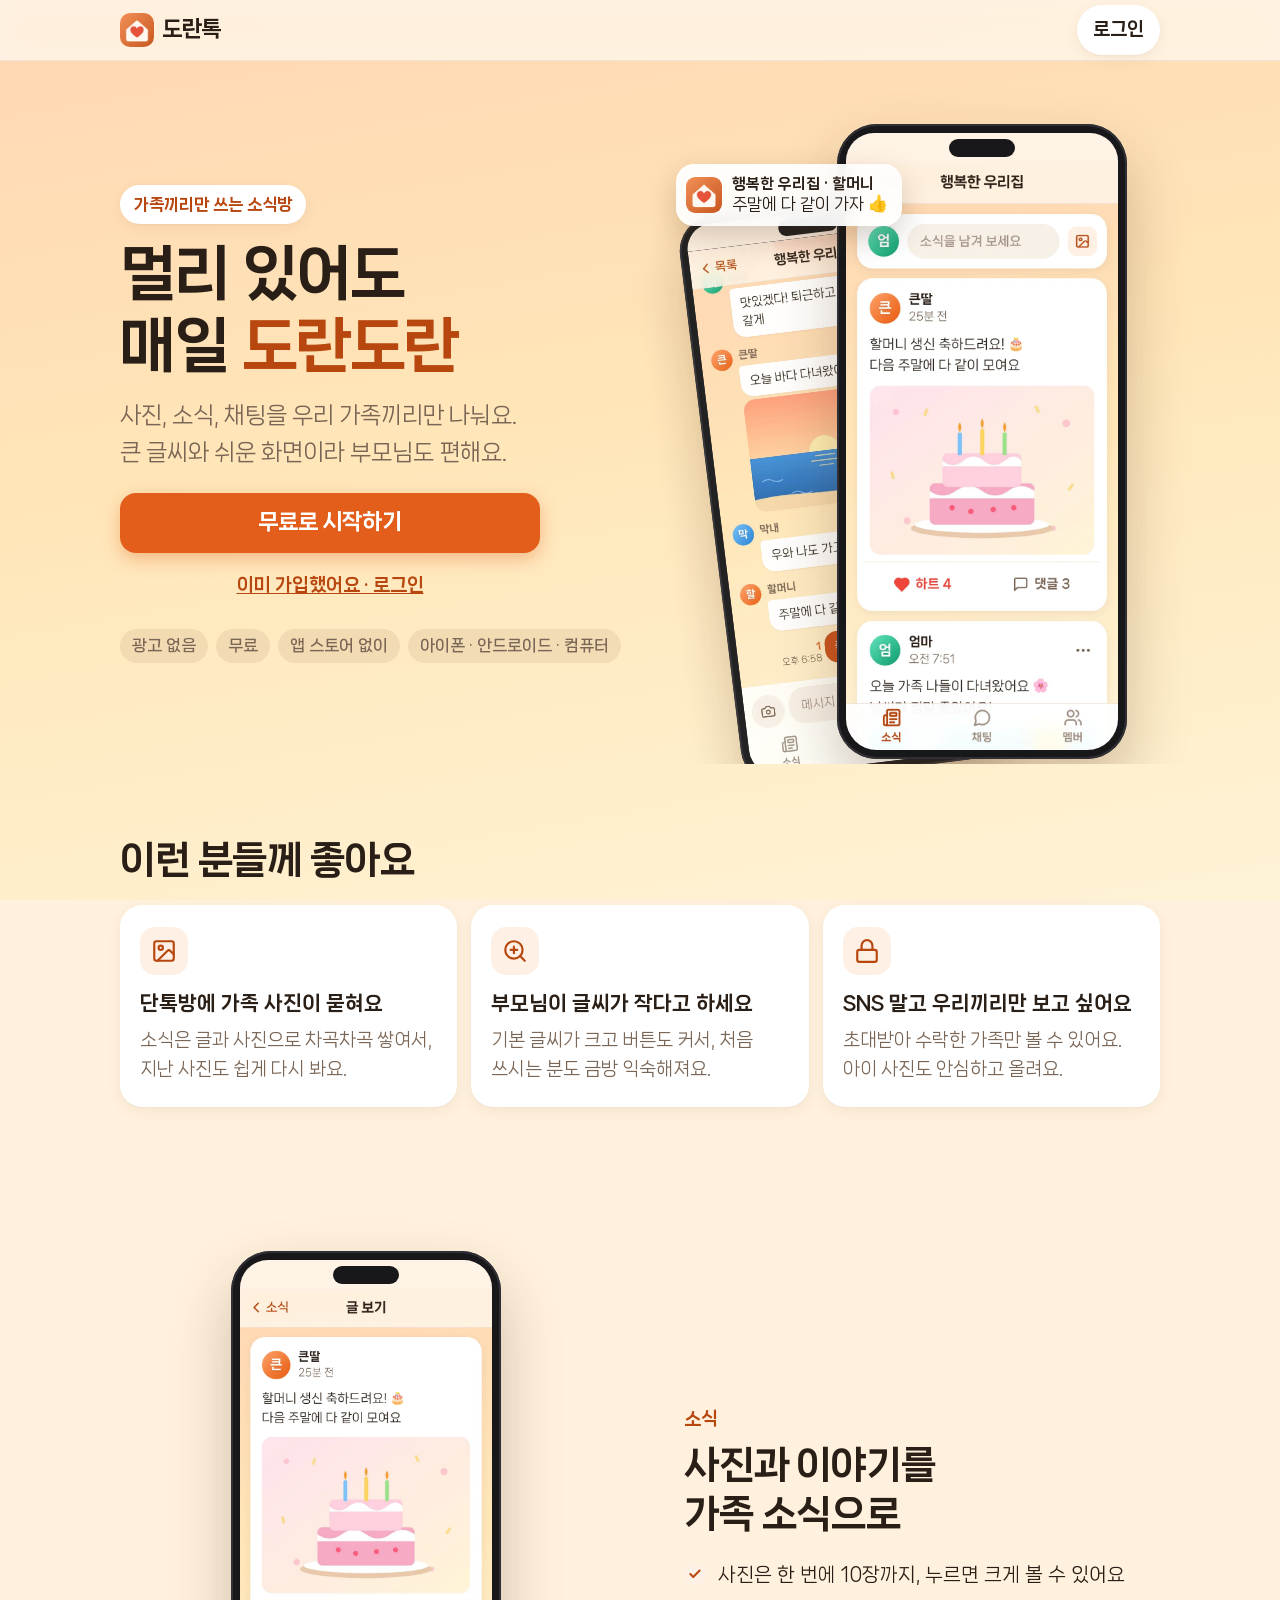
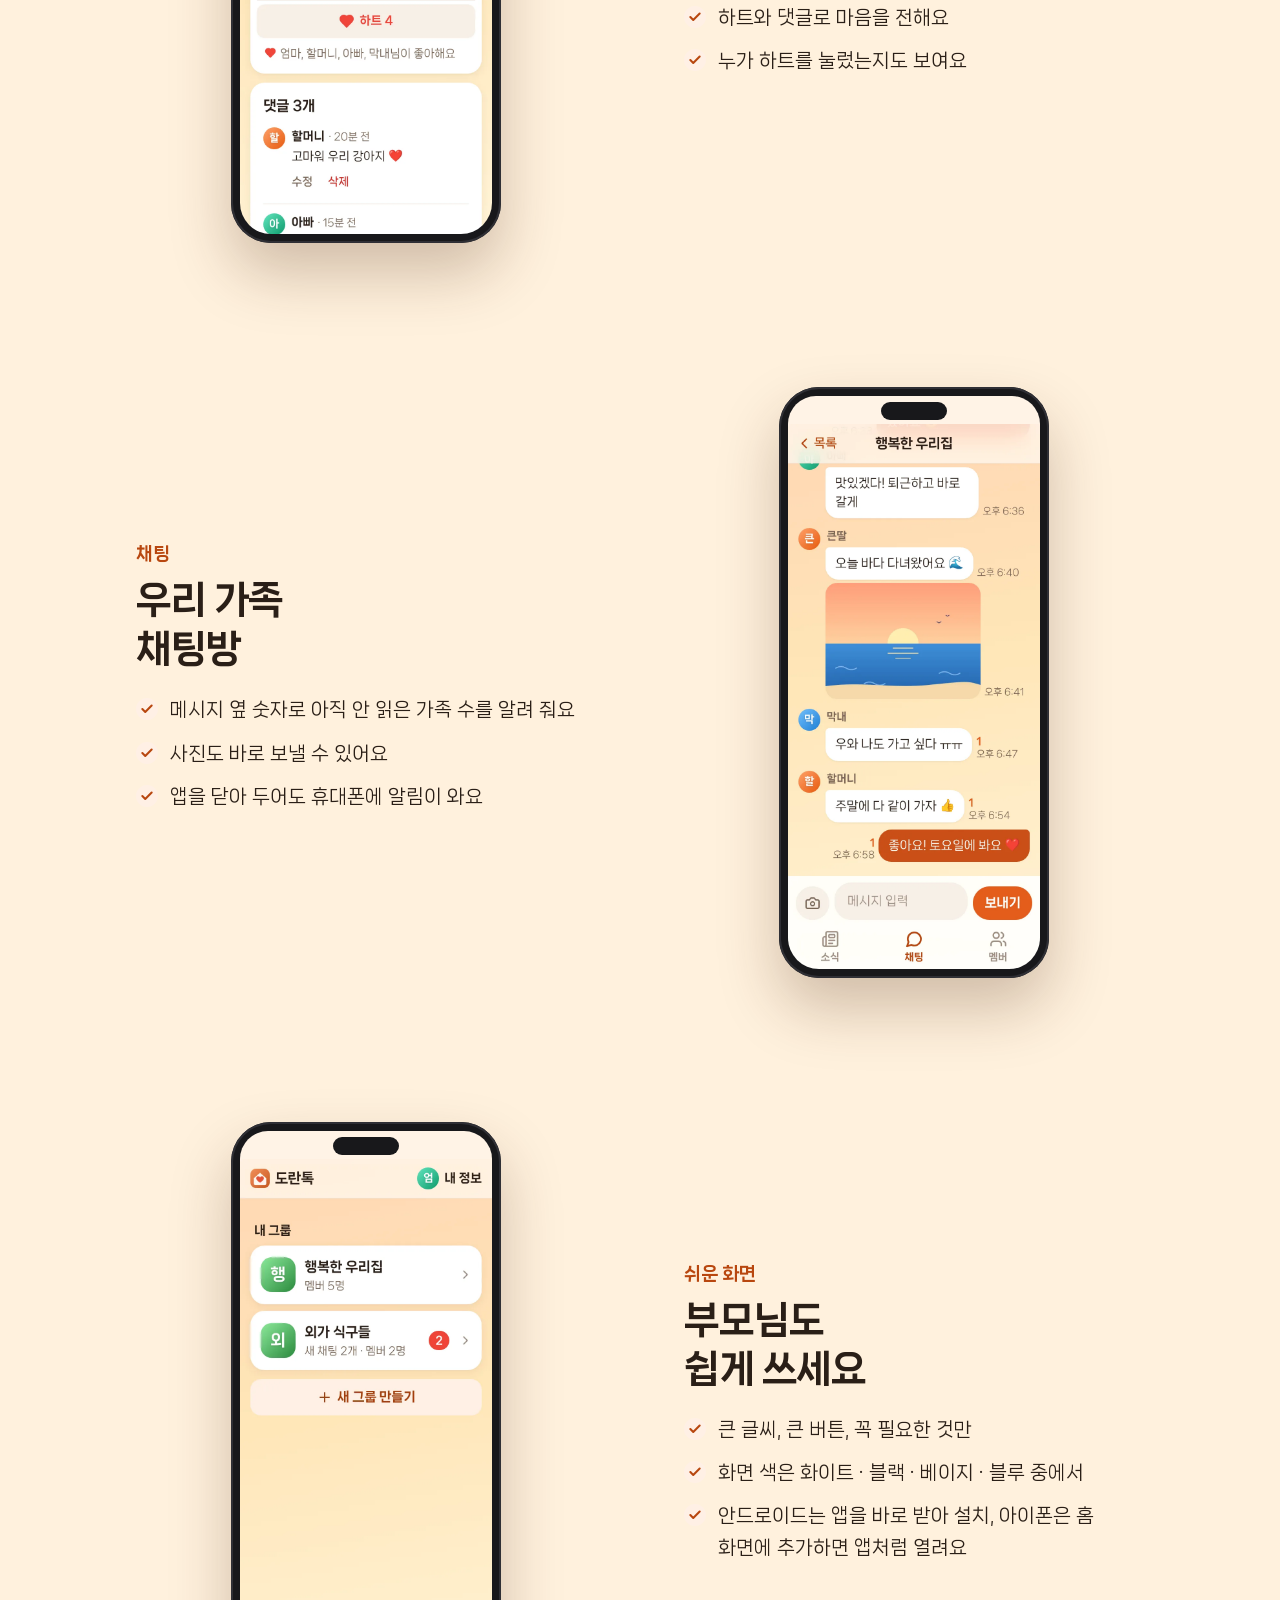
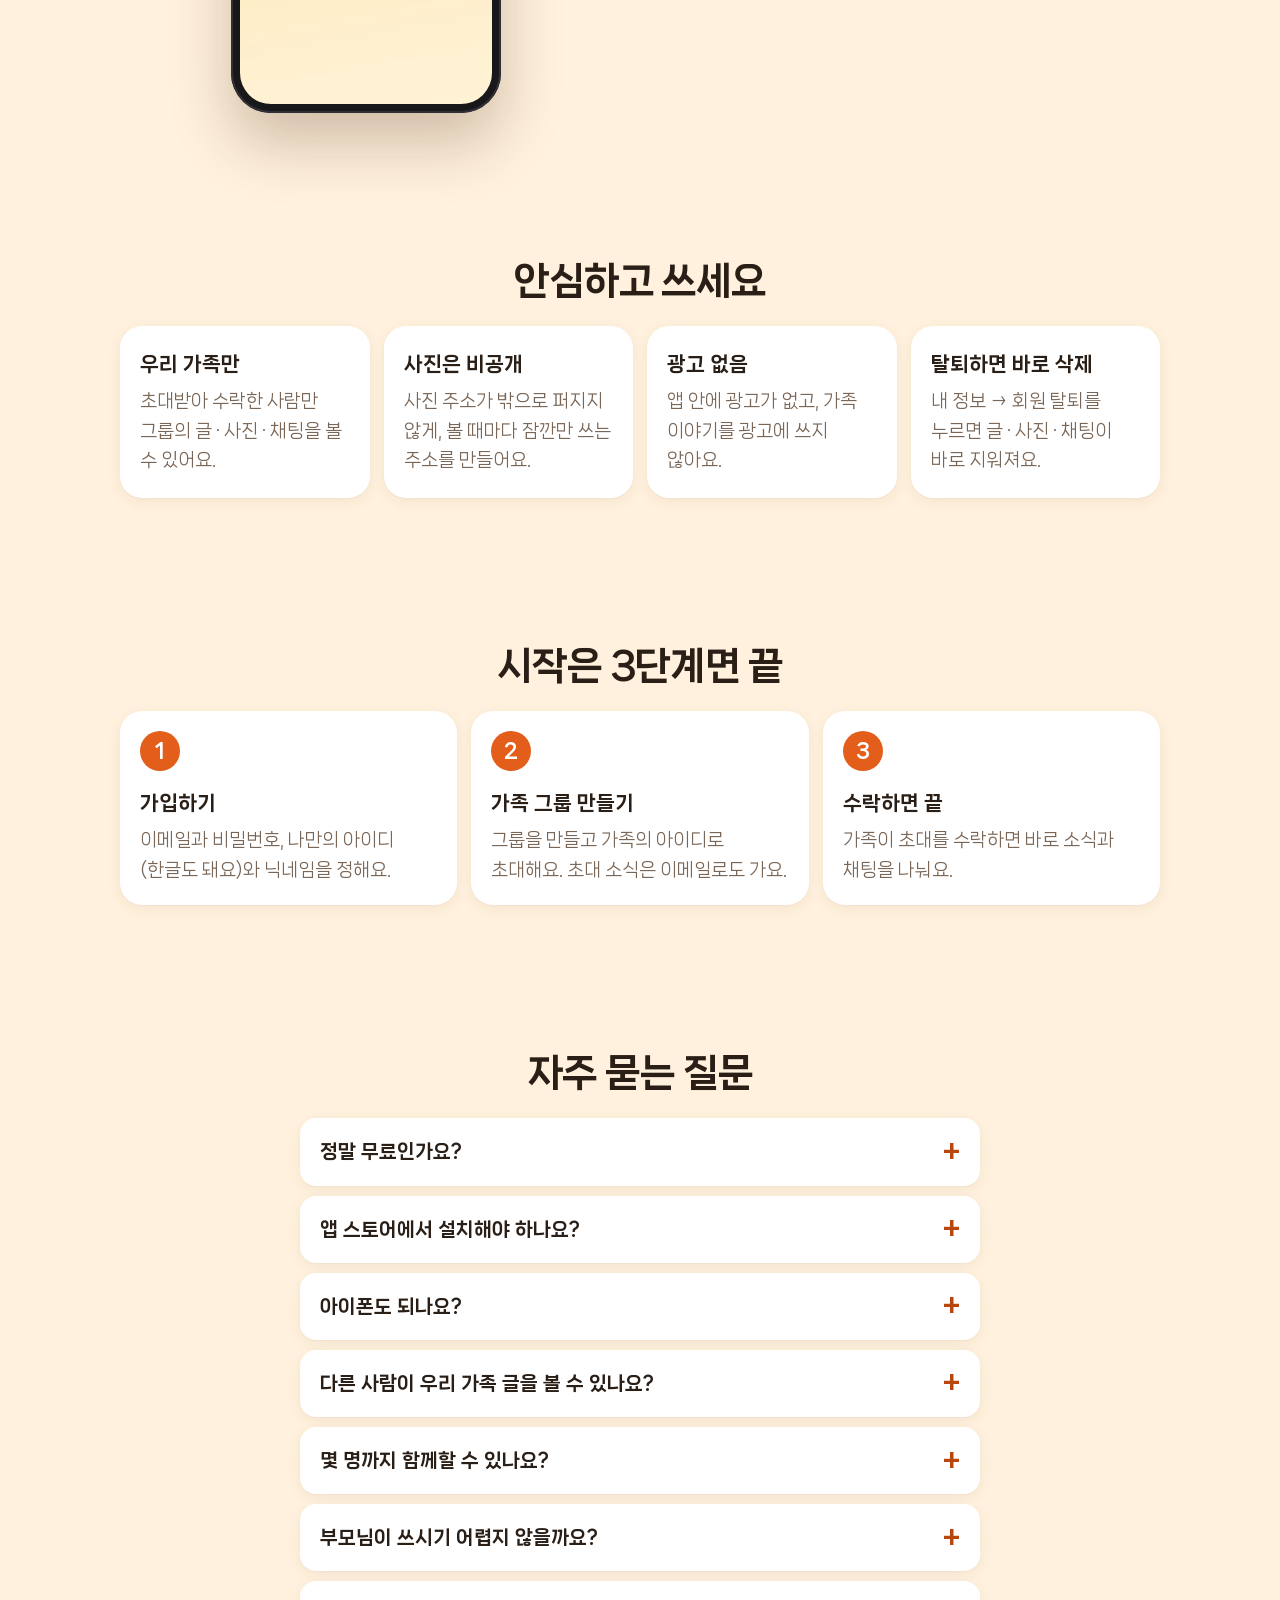
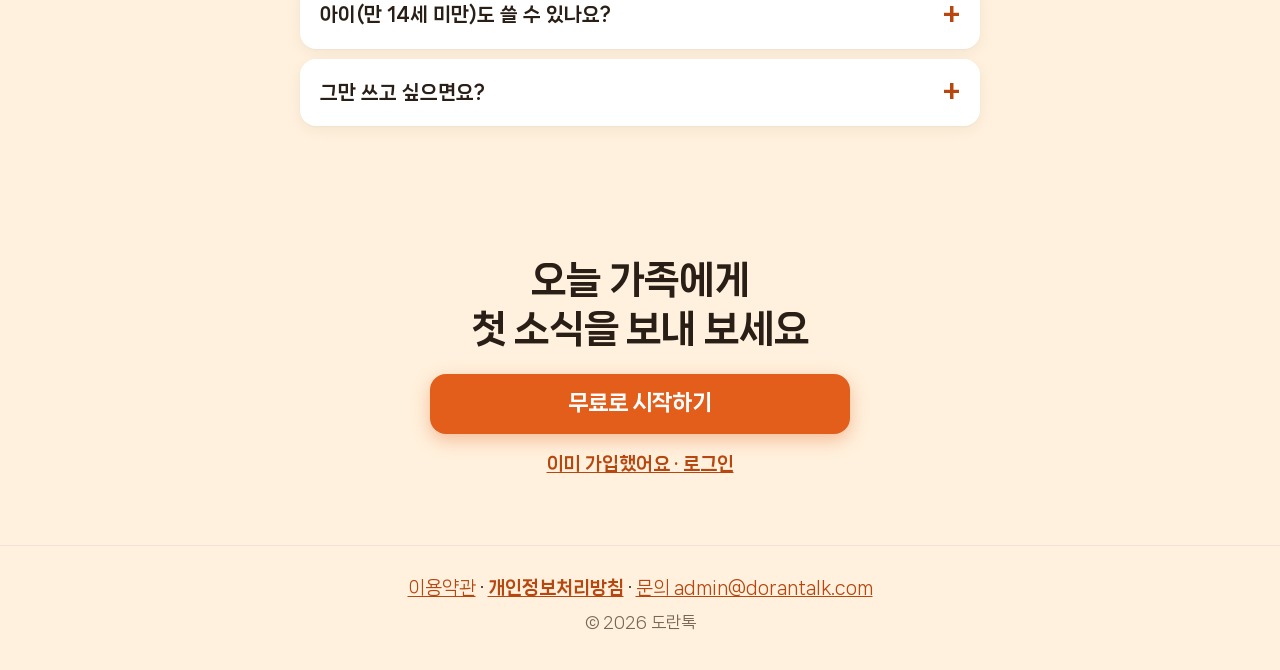
<file: welcome.html>
<!doctype html>
<html lang="ko" data-theme="beige">
<head>
  <meta charset="utf-8">
  <meta name="viewport" content="width=device-width, initial-scale=1, viewport-fit=cover">
  <meta name="theme-color" content="#ffd6b3">
  <title>도란톡 — 우리 가족만의 소식방</title>
  <meta name="description" content="사진 · 소식 · 채팅을 우리 가족끼리만. 큰 글씨와 쉬운 화면으로 부모님도 편하게, 광고 없이 무료로 쓰는 가족 앱 도란톡.">
  <link rel="canonical" href="https://www.dorantalk.com/welcome">
  <!-- 검색 · AI 도구가 읽는 앱 정보 (화면에는 안 보여요) -->
  <script type="application/ld+json">
  {
    "@context": "https://schema.org",
    "@type": "WebApplication",
    "name": "도란톡",
    "alternateName": "DoranTalk",
    "url": "https://www.dorantalk.com/welcome",
    "description": "사진 · 소식 · 채팅을 초대받은 가족끼리만 나누는 가족 소식방. 큰 글씨와 쉬운 화면이라 부모님도 편하고, 광고 없이 무료예요.",
    "applicationCategory": "SocialNetworkingApplication",
    "operatingSystem": "웹 브라우저, Android, iOS",
    "inLanguage": "ko",
    "isAccessibleForFree": true,
    "offers": { "@type": "Offer", "price": "0", "priceCurrency": "KRW" }
  }
  </script>
  <!-- 링크를 보냈을 때 보이는 미리보기 (카카오톡 · 인스타그램 · 페이스북 등) -->
  <meta property="og:type" content="website">
  <meta property="og:site_name" content="도란톡">
  <meta property="og:locale" content="ko_KR">
  <meta property="og:url" content="https://www.dorantalk.com/welcome">
  <meta property="og:title" content="도란톡 — 우리 가족만의 소식방">
  <meta property="og:description" content="사진 · 소식 · 채팅을 우리 가족끼리만. 큰 글씨, 쉬운 화면, 광고 없이 무료.">
  <meta property="og:image" content="https://www.dorantalk.com/assets/og-image.png">
  <meta property="og:image:width" content="1200">
  <meta property="og:image:height" content="630">
  <meta property="og:image:alt" content="도란톡 앱 화면: 가족 소식과 채팅">
  <meta name="twitter:card" content="summary_large_image">
  <meta name="twitter:title" content="도란톡 — 우리 가족만의 소식방">
  <meta name="twitter:description" content="사진 · 소식 · 채팅을 우리 가족끼리만. 큰 글씨, 쉬운 화면, 광고 없이 무료.">
  <meta name="twitter:image" content="https://www.dorantalk.com/assets/og-image.png">
  <link rel="manifest" href="/manifest.webmanifest">
  <link rel="icon" href="/icons/favicon-32.png" sizes="32x32" type="image/png">
  <link rel="icon" href="/icons/icon.svg" type="image/svg+xml">
  <link rel="apple-touch-icon" href="/icons/apple-touch-icon.png">
  <script src="/js/theme-boot.js"></script>
  <link rel="stylesheet" href="/css/style.css">
  <script type="module" src="/js/welcome.js"></script>
</head>
<body class="landing">
  <header class="lp-top">
    <div class="lp-wrap lp-top-inner">
      <a class="lp-logo" href="/welcome"><img src="/icons/icon-192.png" alt="" width="34" height="34"><span>도란톡</span></a>
      <a class="lp-top-login" href="/#/login" data-when-in="/#/home" data-text-in="앱 열기">로그인</a>
    </div>
  </header>

  <main>
    <!-- 첫 화면 -->
    <section class="lp-hero">
      <div class="lp-wrap lp-hero-grid">
        <div class="lp-hero-text">
          <p class="lp-chip">가족끼리만 쓰는 소식방</p>
          <h1 class="lp-title">멀리 있어도<br>매일 <span class="lp-accent">도란도란</span></h1>
          <p class="lp-lead">사진, 소식, 채팅을 우리 가족끼리만 나눠요.<br>큰 글씨와 쉬운 화면이라 부모님도 편해요.</p>
          <div class="lp-cta-row">
            <a class="btn btn-block lp-cta" href="/#/signup" data-when-in="/#/home" data-text-in="도란톡 열기">무료로 시작하기</a>
            <a class="lp-sub-link" href="/#/login" data-hide-in>이미 가입했어요 · 로그인</a>
          </div>
          <ul class="lp-badges" aria-label="특징">
            <li>광고 없음</li><li>무료</li><li>앱 스토어 없이</li><li>아이폰 · 안드로이드 · 컴퓨터</li>
          </ul>
        </div>
        <div class="lp-phones" aria-hidden="true">
          <div class="lp-phone lp-phone-back"><img src="/assets/welcome/chat.webp" alt="" width="390" height="844" loading="eager"></div>
          <div class="lp-phone lp-phone-front"><img src="/assets/welcome/feed.webp" alt="" width="390" height="844" loading="eager"></div>
          <div class="lp-notify">
            <img src="/icons/icon-192.png" alt="" width="36" height="36">
            <div><p class="lp-notify-title">행복한 우리집 · 할머니</p><p class="lp-notify-body">주말에 다 같이 가자 👍</p></div>
          </div>
        </div>
      </div>
    </section>

    <!-- 이런 분들께 -->
    <section class="lp-section">
      <div class="lp-wrap">
        <h2 class="lp-h2">이런 분들께 좋아요</h2>
        <div class="lp-cards">
          <div class="lp-card">
            <span class="lp-ico" aria-hidden="true"><svg viewBox="0 0 24 24" width="26" height="26" fill="none" stroke="currentColor" stroke-width="2" stroke-linecap="round" stroke-linejoin="round"><rect x="3" y="3" width="18" height="18" rx="2"/><circle cx="9" cy="9" r="2"/><path d="m21 15-3.086-3.086a2 2 0 0 0-2.828 0L6 21"/></svg></span>
            <p class="lp-card-title">단톡방에 가족 사진이 묻혀요</p>
            <p>소식은 글과 사진으로 차곡차곡 쌓여서, 지난 사진도 쉽게 다시 봐요.</p>
          </div>
          <div class="lp-card">
            <span class="lp-ico" aria-hidden="true"><svg viewBox="0 0 24 24" width="26" height="26" fill="none" stroke="currentColor" stroke-width="2" stroke-linecap="round" stroke-linejoin="round"><circle cx="11" cy="11" r="8"/><path d="m21 21-4.3-4.3"/><path d="M11 8v6"/><path d="M8 11h6"/></svg></span>
            <p class="lp-card-title">부모님이 글씨가 작다고 하세요</p>
            <p>기본 글씨가 크고 버튼도 커서, 처음 쓰시는 분도 금방 익숙해져요.</p>
          </div>
          <div class="lp-card">
            <span class="lp-ico" aria-hidden="true"><svg viewBox="0 0 24 24" width="26" height="26" fill="none" stroke="currentColor" stroke-width="2" stroke-linecap="round" stroke-linejoin="round"><rect x="3" y="11" width="18" height="11" rx="2"/><path d="M7 11V7a5 5 0 0 1 10 0v4"/></svg></span>
            <p class="lp-card-title">SNS 말고 우리끼리만 보고 싶어요</p>
            <p>초대받아 수락한 가족만 볼 수 있어요. 아이 사진도 안심하고 올려요.</p>
          </div>
        </div>
      </div>
    </section>

    <!-- 기능 -->
    <section class="lp-section lp-feature">
      <div class="lp-wrap lp-feature-grid">
        <div class="lp-phone lp-phone-solo" aria-hidden="true"><img src="/assets/welcome/post.webp" alt="" width="390" height="844" loading="lazy"></div>
        <div>
          <p class="lp-kicker">소식</p>
          <h2 class="lp-h2">사진과 이야기를<br>가족 소식으로</h2>
          <ul class="lp-list">
            <li>사진은 한 번에 10장까지, 누르면 크게 볼 수 있어요</li>
            <li>하트와 댓글로 마음을 전해요</li>
            <li>누가 하트를 눌렀는지도 보여요</li>
          </ul>
        </div>
      </div>
    </section>

    <section class="lp-section lp-feature lp-feature-rev">
      <div class="lp-wrap lp-feature-grid">
        <div class="lp-phone lp-phone-solo" aria-hidden="true"><img src="/assets/welcome/chat.webp" alt="" width="390" height="844" loading="lazy"></div>
        <div>
          <p class="lp-kicker">채팅</p>
          <h2 class="lp-h2">우리 가족<br>채팅방</h2>
          <ul class="lp-list">
            <li>메시지 옆 숫자로 아직 안 읽은 가족 수를 알려 줘요</li>
            <li>사진도 바로 보낼 수 있어요</li>
            <li>앱을 닫아 두어도 휴대폰에 알림이 와요</li>
          </ul>
        </div>
      </div>
    </section>

    <section class="lp-section lp-feature">
      <div class="lp-wrap lp-feature-grid">
        <div class="lp-phone lp-phone-solo" aria-hidden="true"><img src="/assets/welcome/home.webp" alt="" width="390" height="844" loading="lazy"></div>
        <div>
          <p class="lp-kicker">쉬운 화면</p>
          <h2 class="lp-h2">부모님도<br>쉽게 쓰세요</h2>
          <ul class="lp-list">
            <li>큰 글씨, 큰 버튼, 꼭 필요한 것만</li>
            <li>화면 색은 화이트 · 블랙 · 베이지 · 블루 중에서</li>
            <li>안드로이드는 앱을 바로 받아 설치, 아이폰은 홈 화면에 추가하면 앱처럼 열려요</li>
          </ul>
        </div>
      </div>
    </section>

    <!-- 안심 -->
    <section class="lp-section">
      <div class="lp-wrap">
        <h2 class="lp-h2 lp-center">안심하고 쓰세요</h2>
        <div class="lp-cards lp-cards-4">
          <div class="lp-card lp-card-sm"><p class="lp-card-title">우리 가족만</p><p>초대받아 수락한 사람만 그룹의 글 · 사진 · 채팅을 볼 수 있어요.</p></div>
          <div class="lp-card lp-card-sm"><p class="lp-card-title">사진은 비공개</p><p>사진 주소가 밖으로 퍼지지 않게, 볼 때마다 잠깐만 쓰는 주소를 만들어요.</p></div>
          <div class="lp-card lp-card-sm"><p class="lp-card-title">광고 없음</p><p>앱 안에 광고가 없고, 가족 이야기를 광고에 쓰지 않아요.</p></div>
          <div class="lp-card lp-card-sm"><p class="lp-card-title">탈퇴하면 바로 삭제</p><p>내 정보 → 회원 탈퇴를 누르면 글 · 사진 · 채팅이 바로 지워져요.</p></div>
        </div>
      </div>
    </section>

    <!-- 시작하는 방법 -->
    <section class="lp-section">
      <div class="lp-wrap">
        <h2 class="lp-h2 lp-center">시작은 3단계면 끝</h2>
        <ol class="lp-steps">
          <li><span class="lp-step-num">1</span><div><p class="lp-card-title">가입하기</p><p>이메일과 비밀번호, 나만의 아이디(한글도 돼요)와 닉네임을 정해요.</p></div></li>
          <li><span class="lp-step-num">2</span><div><p class="lp-card-title">가족 그룹 만들기</p><p>그룹을 만들고 가족의 아이디로 초대해요. 초대 소식은 이메일로도 가요.</p></div></li>
          <li><span class="lp-step-num">3</span><div><p class="lp-card-title">수락하면 끝</p><p>가족이 초대를 수락하면 바로 소식과 채팅을 나눠요.</p></div></li>
        </ol>
      </div>
    </section>

    <!-- 자주 묻는 질문 -->
    <section class="lp-section">
      <div class="lp-wrap lp-narrow">
        <h2 class="lp-h2 lp-center">자주 묻는 질문</h2>
        <div class="lp-faq">
          <details><summary>정말 무료인가요?</summary><p>네, 지금은 모든 기능을 무료로 쓸 수 있어요. 앱 안에 광고도 없어요.</p></details>
          <details><summary>앱 스토어에서 설치해야 하나요?</summary><p>아니요. 안드로이드는 dorantalk.com 의 <a href="/#/help">사용 방법</a>에서 "안드로이드 앱 받기"를 누르면 바로 설치할 수 있어요. 알림이 카카오톡처럼 위에 팝업으로 떠요. 아이폰은 사파리에서 "홈 화면에 추가"를 하면 돼요.</p></details>
          <details><summary>아이폰도 되나요?</summary><p>네. 사파리에서 공유 버튼 → "홈 화면에 추가"를 하면 돼요. 알림은 홈 화면에 추가한 앱에서 받을 수 있어요 (iOS 16.4 이상).</p></details>
          <details><summary>다른 사람이 우리 가족 글을 볼 수 있나요?</summary><p>아니요. 가족 그룹에 초대받아 수락한 사람만 그 그룹의 글 · 사진 · 채팅을 볼 수 있어요. 로그인하지 않은 사람이나 다른 그룹 사람은 볼 수 없어요.</p></details>
          <details><summary>몇 명까지 함께할 수 있나요?</summary><p>한 그룹에 50명까지 함께할 수 있어요. 우리 집, 외가, 친가처럼 그룹을 여러 개 만들 수도 있어요.</p></details>
          <details><summary>부모님이 쓰시기 어렵지 않을까요?</summary><p>글씨와 버튼을 크게 만들었고, 앱 안의 "사용 방법"에 하나씩 순서대로 설명해 두었어요. 가족에게 가입 링크를 보내는 버튼도 있어요.</p></details>
          <details><summary>아이(만 14세 미만)도 쓸 수 있나요?</summary><p>네, 보호자(부모님)가 동의하면 돼요. 보호자가 먼저 가입한 뒤 내 정보 → 자녀 계정에서 동의하고 가입 링크를 만들어 아이에게 보내 주세요. 아이는 보호자가 있는 가족 그룹에만 초대받을 수 있어요.</p></details>
          <details><summary>그만 쓰고 싶으면요?</summary><p>내 정보 → 회원 탈퇴를 누르면 내 계정과 글 · 사진 · 채팅이 바로 지워져요.</p></details>
        </div>
      </div>
    </section>

    <section class="lp-final">
      <div class="lp-wrap lp-narrow lp-center">
        <h2 class="lp-h2">오늘 가족에게<br>첫 소식을 보내 보세요</h2>
        <a class="btn btn-block lp-cta" href="/#/signup" data-when-in="/#/home" data-text-in="도란톡 열기">무료로 시작하기</a>
        <a class="lp-sub-link" href="/#/login" data-hide-in>이미 가입했어요 · 로그인</a>
      </div>
    </section>
  </main>

  <footer class="lp-footer">
    <div class="lp-wrap">
      <p><a href="/#/terms">이용약관</a> · <a href="/#/privacy"><strong>개인정보처리방침</strong></a> · <a href="mailto:admin@dorantalk.com">문의 admin@dorantalk.com</a></p>
      <p class="muted small">© 2026 도란톡</p>
    </div>
  </footer>
</body>
</html>
</file>
<file: css/style.css>
/* =====================================================================
   글꼴: 네이버 나눔스퀘어 네오 (네이버 나눔글꼴 라이선스, fonts/LICENSE.txt)
   - 앱 안에 글꼴 파일을 넣어 두어 외부 사이트 없이 쓰고, 한 번 받으면 휴대폰에 저장돼요
   - 글꼴을 받는 동안에는 기본 글꼴로 먼저 보여 줘요(font-display: swap)
   ===================================================================== */
@font-face {
  font-family: 'NanumSquare Neo';
  src: url('../fonts/NanumSquareNeo-Regular.woff2') format('woff2');
  font-weight: 400;
  font-style: normal;
  font-display: swap;
}
@font-face {
  font-family: 'NanumSquare Neo';
  src: url('../fonts/NanumSquareNeo-Bold.woff2') format('woff2');
  font-weight: 700;
  font-style: normal;
  font-display: swap;
}
@font-face {
  font-family: 'NanumSquare Neo';
  src: url('../fonts/NanumSquareNeo-ExtraBold.woff2') format('woff2');
  font-weight: 800;
  font-style: normal;
  font-display: swap;
}

/* =====================================================================
   도란톡 디자인
   - 기본 글씨 18px, 버튼 높이 56px 이상 (부모님도 읽고 누르기 쉽게)
   - 색은 모두 아래 변수로 정하고, 테마마다 값만 바꿔요
     --fill   : 입력칸 · 보조 버튼 같은 옅은 회색 면
     --line   : 얇은 구분선
     --elev-* : 카드 · 창의 그림자
   ===================================================================== */

:root {
  /* 기본(베이지와 같은 따뜻한 색) — 테마별 값은 아래 [data-theme] 에서 */
  --bg: #fff1dd;
  --bg-gradient: none;
  --surface: #ffffff;
  --fill: #f7efe7;
  --fill-press: #efe3d7;
  --line: #f0e4d8;
  --text: #2a1f17;
  --muted: #7a6656;
  --placeholder: #a08f82;

  --primary: #e35d1b;          /* 버튼 · 강조 (흰 글자는 굵고 큰 글씨로만) */
  --primary-press: #c94f17;
  --primary-soft: #fff0e5;     /* 옅은 강조 배경 */
  --primary-soft-press: #ffe1cc;
  --accent-text: #b8470f;      /* 글자로 쓰는 강조색 (링크, 선택된 탭) — 흰 바탕에서 읽기 좋은 진한 색 */
  --accent-strong: #a53f0c;    /* 옅은 강조 배경 위의 글자 */
  --on-primary: #ffffff;
  --focus-ring: rgba(227, 93, 27, 0.45);

  --ok: #1f8a4c;
  --ok-soft: #e3f5ea;
  --warn: #9a5b00;
  --warn-soft: #fff3d9;
  --danger: #d0312d;
  --danger-press: #b3261e;
  --danger-soft: #fdecea;
  --like: #f0443a;
  --unread: #e35d1b;
  --badge: #f04438;

  --bar-bg: rgba(255, 247, 238, 0.82);
  --tabbar-bg: rgba(255, 255, 255, 0.9);
  --toast-bg: rgba(33, 26, 22, 0.92);
  --overlay: rgba(20, 14, 10, 0.45);
  --bubble-mine: #c94f17;      /* 내 말풍선 (흰 글자와 대비 4.5 이상) */
  --bubble-mine-text: #ffffff;
  --bubble-theirs: #ffffff;
  --chip-bg: rgba(90, 50, 20, 0.08);
  --highlight-bg: #fff6ef;
  --highlight-border: #ffd2b3;
  --warn-border: #f2c66d;
  --skeleton: #f2e8de;
  --skeleton-shine: #faf4ee;

  --elev-1: 0 1px 2px rgba(80, 40, 10, 0.04), 0 4px 16px rgba(80, 40, 10, 0.06);
  --elev-2: 0 12px 40px rgba(40, 20, 5, 0.18);
  --pill-shadow: 0 6px 18px rgba(227, 93, 27, 0.35);

  --radius: 22px;
  --radius-md: 16px;
  --radius-sm: 12px;
  --tap: 56px;
  --tabbar-h: 66px;
  --max-width: 640px;
  --ease: cubic-bezier(0.2, 0.8, 0.2, 1);

  --font: 'NanumSquare Neo', -apple-system, BlinkMacSystemFont, "Apple SD Gothic Neo", "Malgun Gothic",
    "Noto Sans KR", "Segoe UI", Roboto, sans-serif;

  /* 예전 이름 (다른 파일에서 쓰는 곳이 있어 그대로 이어 줘요) */
  --border: var(--line);
  --surface-soft: var(--fill);
  --input-bg: var(--fill);
  --shadow: var(--elev-1);
}

/* =====================================================================
   배경 테마: 화이트 · 블랙 · 베이지(주황→노랑) · 블루(파랑→보라)
   <html data-theme="..."> 로 고르고, js/theme.js 가 휴대폰에 기억해요.
   ===================================================================== */
:root[data-theme='beige'] {
  --bg: #fff1dd;
  --bg-gradient: linear-gradient(170deg, #ffd6b3 0%, #ffe6b8 45%, #fff3d6 100%);
}

:root[data-theme='white'] {
  --bg: #f2f4f6;
  --fill: #f2f4f6;
  --fill-press: #e5e8eb;
  --line: #eaecef;
  --text: #191f28;
  --muted: #6b7684;
  --placeholder: #8b95a1;
  --bar-bg: rgba(242, 244, 246, 0.85);
  --tabbar-bg: rgba(255, 255, 255, 0.92);
  --toast-bg: rgba(25, 31, 40, 0.92);
  --overlay: rgba(0, 0, 0, 0.4);
  --chip-bg: rgba(0, 0, 0, 0.06);
  --highlight-bg: #fff7f1;
  --skeleton: #eceef1;
  --skeleton-shine: #f6f7f9;
  --elev-1: 0 1px 2px rgba(0, 0, 0, 0.03), 0 4px 14px rgba(0, 0, 0, 0.04);
  --elev-2: 0 12px 40px rgba(0, 0, 0, 0.16);
}

:root[data-theme='black'] {
  color-scheme: dark;
  --bg: #0f0f11;
  --surface: #1c1c1f;
  --fill: #2a2a2f;
  --fill-press: #35353b;
  --line: #2c2c31;
  --text: #f4f4f5;
  --muted: #a1a1aa;
  --placeholder: #7c7c85;
  --primary-soft: #3a2316;
  --primary-soft-press: #4a2c1b;
  --accent-text: #ff9a5c;
  --accent-strong: #ffb07f;
  --focus-ring: rgba(255, 154, 92, 0.55);
  --ok: #4cc38a;
  --ok-soft: #15301f;
  --warn: #ffb84d;
  --warn-soft: #3a2c12;
  --danger: #ff6b63;
  --danger-press: #ff8a83;
  --danger-soft: #3d1a17;
  --like: #ff6b6b;
  --unread: #ff9a5c;
  --bar-bg: rgba(15, 15, 17, 0.82);
  --tabbar-bg: rgba(28, 28, 31, 0.92);
  --toast-bg: rgba(60, 60, 66, 0.96);
  --overlay: rgba(0, 0, 0, 0.6);
  --bubble-theirs: #26262b;
  --chip-bg: rgba(255, 255, 255, 0.08);
  --highlight-bg: #261a13;
  --highlight-border: #5a3420;
  --warn-border: #6b5420;
  --skeleton: #26262b;
  --skeleton-shine: #303036;
  --elev-1: 0 0 0 1px rgba(255, 255, 255, 0.04);
  --elev-2: 0 12px 40px rgba(0, 0, 0, 0.6);
  --pill-shadow: 0 6px 18px rgba(0, 0, 0, 0.5);
}

:root[data-theme='blue'] {
  --bg: #e6e4ff;
  --bg-gradient: linear-gradient(170deg, #cfdcff 0%, #dcd8ff 45%, #efe2ff 100%);
  --fill: #f1f2fb;
  --fill-press: #e4e6f7;
  --line: #e7e8f5;
  --text: #1e1f3a;
  --muted: #5d6080;
  --placeholder: #8a8ca8;
  --primary: #4f46e5;
  --primary-press: #4338ca;
  --primary-soft: #eef0ff;
  --primary-soft-press: #dfe3ff;
  --accent-text: #4338ca;
  --accent-strong: #3730a3;
  --focus-ring: rgba(79, 70, 229, 0.45);
  --unread: #4f46e5;
  --bar-bg: rgba(236, 236, 255, 0.82);
  --toast-bg: rgba(30, 31, 58, 0.92);
  --overlay: rgba(20, 20, 50, 0.45);
  --bubble-mine: #4f46e5;
  --chip-bg: rgba(40, 40, 120, 0.08);
  --highlight-bg: #f5f6ff;
  --highlight-border: #c7cdfb;
  --skeleton: #eceefb;
  --skeleton-shine: #f6f7ff;
  --elev-1: 0 1px 2px rgba(40, 40, 120, 0.04), 0 4px 16px rgba(40, 40, 120, 0.07);
  --pill-shadow: 0 6px 18px rgba(79, 70, 229, 0.35);
}

/* 그라데이션 배경은 화면에 고정 (스크롤해도 그대로) */
body::before {
  content: '';
  position: fixed;
  inset: 0;
  z-index: -1;
  background: var(--bg-gradient);
  pointer-events: none;
}

/* =====================================================================
   기본
   ===================================================================== */
* { box-sizing: border-box; }

/* hidden 속성이 붙은 요소는 항상 숨김 (버튼 등의 display 설정보다 우선) */
[hidden] { display: none !important; }

html {
  font-size: 18px;
  -webkit-text-size-adjust: 100%;
  text-size-adjust: 100%;
}

body {
  margin: 0;
  min-height: 100vh;
  min-height: 100dvh;
  background: var(--bg);
  color: var(--text);
  font-family: var(--font);
  line-height: 1.6;
  word-break: keep-all;
  overflow-wrap: anywhere;
  -webkit-tap-highlight-color: transparent;
  -webkit-font-smoothing: antialiased;
}

img { max-width: 100%; display: block; }

h1, h2, h3 { line-height: 1.35; margin: 0 0 0.5em; letter-spacing: -0.02em; }
h1 { font-size: 1.55rem; font-weight: 800; }
h2 { font-size: 1.2rem; font-weight: 800; }
h3 { font-size: 1.05rem; font-weight: 800; }
p { margin: 0 0 0.8em; }
strong { font-weight: 800; }

a { color: var(--accent-text); text-underline-offset: 3px; }

.icon { flex: none; display: block; }

.muted { color: var(--muted); }
.small { font-size: 0.9rem; }
.center { text-align: center; }
.stack > * + * { margin-top: 12px; }
.no-scroll { overflow: hidden; }

/* ---------- 화면 틀 ---------- */
.page {
  width: 100%;
  max-width: var(--max-width);
  margin: 0 auto;
  padding: 16px 16px calc(32px + env(safe-area-inset-bottom));
}
/* 화면이 바뀔 때 살짝 떠오르며 나타나기 */
#app > .page { animation: page-in 0.24s var(--ease) both; }
@keyframes page-in {
  from { opacity: 0; transform: translateY(8px); }
  to { opacity: 1; transform: none; }
}

/* ---------- 로고 ---------- */
.brand {
  display: flex;
  align-items: center;
  gap: 12px;
  margin: 16px 4px 24px;
}
.brand-logo {
  width: 52px;
  height: 52px;
  border-radius: 15px;
  flex: none;
  box-shadow: 0 4px 12px rgba(201, 79, 23, 0.25);
}
img.brand-logo { object-fit: cover; }
.brand-name { font-size: 1.5rem; font-weight: 800; margin: 0; letter-spacing: -0.02em; line-height: 1.25; }
.brand-sub { color: var(--muted); margin: 0; font-size: 0.95rem; }

.hero { text-align: center; padding: 28px 0 22px; }
.hero-logo {
  width: 76px;
  height: 76px;
  margin: 0 auto 16px;
  border-radius: 22px;
  box-shadow: 0 10px 28px rgba(201, 79, 23, 0.3);
}
.hero-title { font-size: 1.9rem; margin: 0 0 4px; }
.hero-sub { color: var(--muted); margin: 0; font-size: 1rem; }

.brand-mark {
  display: inline-flex;
  align-items: center;
  gap: 8px;
  padding-left: 8px;
  font-size: 1.2rem;
  font-weight: 800;
  letter-spacing: -0.02em;
  white-space: nowrap;
}
.brand-mark img { border-radius: 9px; }

/* ---------- 카드 ---------- */
.card {
  background: var(--surface);
  border: 0;
  border-radius: var(--radius);
  box-shadow: var(--elev-1);
  padding: 22px 20px;
  margin-bottom: 14px;
}
.card > h2:first-child { margin-bottom: 14px; }

.section-title {
  display: flex;
  align-items: center;
  gap: 8px;
  font-size: 1.05rem;
  font-weight: 800;
  margin: 22px 6px 10px;
}
.section-title .count { color: var(--accent-text); }

/* ---------- 버튼 ---------- */
.btn {
  display: inline-flex;
  align-items: center;
  justify-content: center;
  gap: 8px;
  min-height: var(--tap);
  padding: 12px 22px;
  border: 0;
  border-radius: var(--radius-md);
  background: var(--primary);
  color: var(--on-primary);
  font: inherit;
  font-size: 1.1rem;
  font-weight: 800;
  letter-spacing: -0.01em;
  cursor: pointer;
  text-decoration: none;
  touch-action: manipulation;
  transition: transform 0.12s var(--ease), background-color 0.15s ease, opacity 0.15s ease;
}
.btn:hover { background: var(--primary-press); }
.btn:active { transform: scale(0.97); background: var(--primary-press); }
.btn:disabled { opacity: 0.5; cursor: default; transform: none; }
.btn:focus-visible,
.input:focus-visible,
.list-row:focus-visible,
.sheet-item:focus-visible,
.action:focus-visible,
.tab:focus-visible { outline: 3px solid var(--focus-ring); outline-offset: 2px; }
.btn-block { display: flex; width: 100%; }
/* 보조 버튼: 회색 면 + 진한 글자 */
.btn-secondary { background: var(--fill); color: var(--text); }
.btn-secondary:hover, .btn-secondary:active { background: var(--fill-press); }
/* 옅은 강조 버튼 */
.btn-tonal { background: var(--primary-soft); color: var(--accent-strong); }
.btn-tonal:hover, .btn-tonal:active { background: var(--primary-soft-press); }
.btn-ghost { background: transparent; color: var(--accent-text); }
.btn-ghost:hover, .btn-ghost:active { background: var(--fill); }
.btn-danger { background: var(--danger); color: #fff; }
.btn-danger:hover, .btn-danger:active { background: var(--danger-press); }
.btn-danger-text { color: var(--danger); }
.btn-danger-text:hover, .btn-danger-text:active { background: var(--danger-soft); }
.btn-small {
  min-height: 48px;
  padding: 8px 14px;
  font-size: 1.05rem;
  border-radius: var(--radius-sm);
}
.btn-back { gap: 2px; padding-left: 4px; padding-right: 10px; font-weight: 700; }
.btn-row { display: grid; grid-template-columns: minmax(0, 1fr) auto; gap: 10px; }
.btn-row > .btn:last-child { white-space: nowrap; min-width: 96px; }

.link-strong { font-weight: 800; display: inline-block; padding: 10px 4px; }
.link-btn {
  min-height: 40px;
  padding: 4px 10px;
  border: 0;
  border-radius: 10px;
  background: transparent;
  color: var(--muted);
  font: inherit;
  font-size: 0.95rem;
  font-weight: 700;
  cursor: pointer;
}
.link-btn:hover { background: var(--fill); }
.link-btn.danger { color: var(--danger); }

/* ---------- 입력칸 ---------- */
.field { margin-bottom: 18px; }
.label { display: block; font-weight: 800; margin: 0 2px 8px; font-size: 1rem; }
.input {
  width: 100%;
  min-height: var(--tap);
  padding: 13px 16px;
  border: 2px solid transparent;
  border-radius: var(--radius-md);
  background: var(--fill);
  color: var(--text);
  font: inherit;
  font-size: 1.05rem; /* 16px 이상이어야 아이폰에서 화면이 확대되지 않음 */
  transition: border-color 0.15s ease, background-color 0.15s ease;
}
.input::placeholder { color: var(--placeholder); opacity: 1; }
.input:focus { outline: none; border-color: var(--primary); background: var(--surface); }
.hint { color: var(--muted); font-size: 0.9rem; margin: 6px 2px 0; }
.textarea { min-height: 0; resize: vertical; line-height: 1.6; display: block; }

/* 비밀번호 칸 + 보기 버튼 */
.pw-wrap { position: relative; }
.pw-wrap .input { padding-right: 92px; }
.pw-toggle {
  position: absolute;
  top: 6px;
  right: 6px;
  bottom: 6px;
  min-width: 72px;
  border: 0;
  border-radius: 11px;
  background: var(--surface);
  color: var(--text);
  font: inherit;
  font-size: 0.95rem;
  font-weight: 800;
  cursor: pointer;
  box-shadow: 0 1px 3px rgba(0, 0, 0, 0.08);
}

/* 폼 안내/오류 상자 */
.form-msg {
  border-radius: var(--radius-sm);
  padding: 14px 16px;
  margin-bottom: 16px;
  font-weight: 700;
  font-size: 0.98rem;
}
.form-msg.error { background: var(--danger-soft); color: var(--danger); }
.form-msg.success { background: var(--ok-soft); color: var(--ok); }
.form-msg.info { background: var(--fill); color: var(--muted); }
/* 접었다 펴는 도움말 (예: 알림 팝업 켜는 법, 다른 기기에 설치하기)
   안쪽 여백(padding)으로 띄워서, 안에 든 제목 · 버튼이 자기 여백 규칙과 상관없이 상자 가장자리에 붙지 않아요 */
.tip-box { margin: 14px 0 0; padding: 0 14px; border-radius: var(--radius-sm); background: var(--fill); }
.tip-box[open] { padding-bottom: 14px; }
.tip-box summary { cursor: pointer; list-style: none; margin: 0 -14px; padding: 12px 40px 12px 14px; font-weight: 800; position: relative; }
.tip-box summary::-webkit-details-marker { display: none; }
.tip-box summary::after { content: '+'; position: absolute; right: 14px; top: 50%; transform: translateY(-50%); font-size: 1.3rem; color: var(--accent-text); }
.tip-box[open] summary::after { content: '−'; }
.tip-box > :last-child { margin-bottom: 0; }
.tip-box h3 { margin-top: 12px; }
.note-box { margin: 12px 0; padding: 12px 14px; border-radius: var(--radius-sm); background: var(--fill); color: var(--muted); font-size: 0.95rem; }

.nick-status { margin: 8px 2px 0; font-weight: 800; font-size: 0.95rem; min-height: 0; }
.nick-status:empty { display: none; }
.nick-status.good { color: var(--ok); }
.nick-status.bad { color: var(--danger); }

/* ---------- 위쪽 막대 ---------- */
.appbar {
  position: sticky;
  top: 0;
  z-index: 50;
  background: var(--bar-bg);
  backdrop-filter: saturate(180%) blur(16px);
  -webkit-backdrop-filter: saturate(180%) blur(16px);
  box-shadow: 0 1px 0 var(--line);
  padding-top: env(safe-area-inset-top);
}
.appbar-inner {
  max-width: var(--max-width);
  margin: 0 auto;
  min-height: 60px;
  padding: 0 8px;
  display: grid;
  grid-template-columns: 1fr auto 1fr;
  align-items: center;
  gap: 8px;
}
.appbar-title {
  margin: 0;
  font-size: 1.15rem;
  font-weight: 800;
  text-align: center;
  white-space: nowrap;
  overflow: hidden;
  text-overflow: ellipsis;
  max-width: 52vw;
}
.appbar-side { display: flex; align-items: center; min-width: 0; }
.appbar-right { justify-content: flex-end; }
.me-btn { gap: 8px; color: var(--text); font-weight: 800; padding-right: 8px; padding-left: 6px; border-radius: 999px; }

/* ---------- 아이콘 타일 · 목록 줄 ---------- */
.icon-tile {
  flex: none;
  width: 42px;
  height: 42px;
  border-radius: 13px;
  display: grid;
  place-items: center;
  background: var(--primary-soft);
  color: var(--accent-text);
}
.icon-tile.tone-gray { background: var(--fill); color: var(--muted); }
.icon-tile.tone-blue { background: #e8f1ff; color: #2563eb; }
.icon-tile.tone-green { background: #e3f5ea; color: #1f8a4c; }
.icon-tile.tone-violet { background: #f0ebff; color: #6d28d9; }
.icon-tile.tone-danger { background: var(--danger-soft); color: var(--danger); }
:root[data-theme='black'] .icon-tile.tone-blue { background: #1a2740; color: #7fb0ff; }
:root[data-theme='black'] .icon-tile.tone-green { background: #15301f; color: #4cc38a; }
:root[data-theme='black'] .icon-tile.tone-violet { background: #2a2140; color: #b9a0ff; }

.list-card { padding: 6px 8px; }
.list-row {
  display: flex;
  align-items: center;
  gap: 14px;
  width: 100%;
  min-height: 64px;
  padding: 10px 12px;
  border: 0;
  border-radius: var(--radius-md);
  background: transparent;
  color: var(--text);
  font: inherit;
  text-align: left;
  text-decoration: none;
  cursor: pointer;
  transition: background-color 0.15s ease;
}
.list-row:hover, .list-row:active { background: var(--fill); }
.list-row + .list-row { margin-top: 2px; }
.list-text { flex: 1; min-width: 0; display: flex; flex-direction: column; }
.list-label { font-weight: 800; font-size: 1.05rem; }
.list-sub { color: var(--muted); font-size: 0.88rem; }
.list-chevron { color: var(--placeholder); }
.list-row.danger .list-label { color: var(--danger); }

/* ---------- 프로필 동그라미 (닉네임마다 다른 색) ---------- */
.avatar {
  flex: none;
  width: 44px;
  height: 44px;
  border-radius: 50%;
  display: grid;
  place-items: center;
  font-weight: 800;
  font-size: 1.1rem;
  color: #fff;
  background: linear-gradient(135deg, var(--av1), var(--av2));
  text-shadow: 0 1px 2px rgba(0, 0, 0, 0.15);
  --av1: #ffa26b;
  --av2: #e8590c;
  position: relative;
  overflow: hidden;
}
/* 프로필 사진 (다 받아지기 전에는 아래의 색 동그라미 + 첫 글자가 보여요) */
.avatar img {
  position: absolute;
  inset: 0;
  width: 100%;
  height: 100%;
  object-fit: cover;
  border-radius: 50%;
  opacity: 0;
}
.avatar.has-photo img { opacity: 1; }
.av-0 { --av1: #ffa26b; --av2: #e8590c; }
.av-1 { --av1: #ff8fab; --av2: #e03e74; }
.av-2 { --av1: #b197fc; --av2: #7048e8; }
.av-3 { --av1: #74c0fc; --av2: #1c7ed6; }
.av-4 { --av1: #63e6be; --av2: #0c9a6c; }
.av-5 { --av1: #8ce99a; --av2: #2b8a3e; }
.av-6 { --av1: #ffd43b; --av2: #e67700; }
.av-7 { --av1: #91a7ff; --av2: #3b5bdb; }
.avatar-sm { width: 34px; height: 34px; font-size: 0.9rem; }
.avatar-lg { width: 68px; height: 68px; font-size: 1.7rem; }
.avatar-xl { width: 96px; height: 96px; font-size: 2.4rem; }

.welcome { display: flex; align-items: center; gap: 16px; }
.welcome-hello { font-size: 1.3rem; font-weight: 800; margin: 0; letter-spacing: -0.02em; }

/* ---------- 불러오는 중 ---------- */
.spinner {
  width: 22px;
  height: 22px;
  border: 3px solid currentColor;
  border-right-color: transparent;
  border-radius: 50%;
  animation: spin 0.8s linear infinite;
}
.spinner-brand { width: 34px; height: 34px; border-width: 3.5px; color: var(--primary); }
.spinner-sm { width: 18px; height: 18px; border-width: 3px; }
@keyframes spin { to { transform: rotate(360deg); } }

/* 화면에는 안 보이고 화면 읽기 프로그램 · 검색 도구만 읽는 글 */
.sr-only {
  position: absolute;
  width: 1px;
  height: 1px;
  padding: 0;
  margin: -1px;
  overflow: hidden;
  clip: rect(0, 0, 0, 0);
  white-space: nowrap;
  border: 0;
}

.splash {
  min-height: 60vh;
  display: grid;
  place-items: center;
  color: var(--muted);
}

.skeleton-list { display: flex; flex-direction: column; }
.skeleton-card { display: flex; flex-direction: column; gap: 12px; }
.skeleton-card.sk-row { flex-direction: row; }
.sk-row { display: flex; align-items: center; gap: 14px; }
.sk-col { flex: 1; display: flex; flex-direction: column; gap: 8px; }
.sk {
  display: block;
  border-radius: 8px;
  background: linear-gradient(90deg, var(--skeleton) 0%, var(--skeleton-shine) 50%, var(--skeleton) 100%);
  background-size: 200% 100%;
  animation: shimmer 1.4s ease-in-out infinite;
}
.sk-circle { width: 44px; height: 44px; border-radius: 50%; flex: none; }
.sk-square { width: 52px; height: 52px; border-radius: 16px; flex: none; }
.sk-line { height: 14px; }
.sk-block { height: 180px; border-radius: 16px; }
.w25 { width: 25%; } .w40 { width: 40%; } .w50 { width: 50%; } .w70 { width: 70%; } .w90 { width: 90%; }
@keyframes shimmer { from { background-position: 100% 0; } to { background-position: -100% 0; } }

/* ---------- 알림 토스트 ---------- */
.toast {
  position: fixed;
  left: 50%;
  bottom: calc(24px + env(safe-area-inset-bottom));
  transform: translateX(-50%);
  width: max-content;
  max-width: calc(100% - 32px);
  text-align: center;
  background: var(--toast-bg);
  color: #fff;
  padding: 14px 22px;
  border-radius: 999px;
  font-size: 1rem;
  font-weight: 700;
  z-index: 1000;
  box-shadow: 0 8px 24px rgba(0, 0, 0, 0.2);
  backdrop-filter: blur(8px);
  -webkit-backdrop-filter: blur(8px);
  animation: toast-in 0.28s var(--ease) both;
}
.toast.leaving { animation: toast-out 0.2s ease both; }
@keyframes toast-in { from { opacity: 0; transform: translate(-50%, 16px); } to { opacity: 1; transform: translate(-50%, 0); } }
@keyframes toast-out { to { opacity: 0; transform: translate(-50%, 8px); } }
/* 두 줄이 넘는 긴 안내는 둥근 네모로 */
@media (max-width: 420px) { .toast { border-radius: 18px; } }

/* ---------- 확인 창 · 아래 메뉴 ---------- */
.overlay {
  position: fixed;
  inset: 0;
  z-index: 1500;
  background: var(--overlay);
  display: flex;
  animation: fade-in 0.18s ease both;
}
.overlay.closing { animation: fade-out 0.18s ease both; }
.overlay-center { align-items: center; justify-content: center; padding: 24px 20px; }
.overlay-bottom { align-items: flex-end; justify-content: center; }
@keyframes fade-in { from { opacity: 0; } to { opacity: 1; } }
@keyframes fade-out { to { opacity: 0; } }

.dialog {
  width: 100%;
  max-width: 400px;
  background: var(--surface);
  border-radius: 24px;
  padding: 26px 22px 20px;
  box-shadow: var(--elev-2);
  animation: dialog-in 0.24s var(--ease) both;
}
.overlay.closing .dialog { animation: dialog-out 0.18s ease both; }
.dialog-title { font-size: 1.25rem; margin: 0 0 8px; }
.dialog-msg { color: var(--muted); white-space: pre-line; margin: 0 0 4px; }
.dialog-actions { display: grid; grid-template-columns: 1fr 1fr; gap: 10px; margin-top: 22px; }
@keyframes dialog-in { from { opacity: 0; transform: scale(0.94); } to { opacity: 1; transform: none; } }
@keyframes dialog-out { to { opacity: 0; transform: scale(0.97); } }

.sheet {
  width: 100%;
  max-width: var(--max-width);
  background: var(--surface);
  border-radius: 26px 26px 0 0;
  padding: 10px 16px calc(16px + env(safe-area-inset-bottom));
  box-shadow: var(--elev-2);
  animation: sheet-in 0.28s var(--ease) both;
}
.overlay.closing .sheet { animation: sheet-out 0.2s ease both; }
.sheet-handle { display: block; width: 40px; height: 5px; border-radius: 3px; background: var(--fill-press); margin: 0 auto 12px; }
.sheet-title { color: var(--muted); font-size: 0.9rem; font-weight: 800; margin: 0 8px 6px; }
.sheet-items { display: flex; flex-direction: column; margin-bottom: 12px; }
.sheet-item {
  display: flex;
  align-items: center;
  gap: 14px;
  min-height: 60px;
  padding: 10px 12px;
  border: 0;
  border-radius: var(--radius-md);
  background: transparent;
  color: var(--text);
  font: inherit;
  font-size: 1.1rem;
  font-weight: 800;
  text-align: left;
  cursor: pointer;
}
.sheet-item:hover, .sheet-item:active { background: var(--fill); }
.sheet-item.danger { color: var(--danger); }
@keyframes sheet-in { from { transform: translateY(100%); } to { transform: none; } }
@keyframes sheet-out { to { transform: translateY(100%); } }

/* ---------- 점검 목록 (연결 확인 화면) ---------- */
.checklist { list-style: none; margin: 0; padding: 0; }
.check {
  display: flex;
  gap: 14px;
  align-items: flex-start;
  padding: 14px 0;
  border-top: 1px solid var(--line);
}
.check:first-child { border-top: 0; padding-top: 0; }
.check-icon {
  flex: none;
  width: 40px;
  height: 40px;
  border-radius: 50%;
  display: grid;
  place-items: center;
  font-size: 1.2rem;
  font-weight: 800;
  background: var(--fill);
  color: var(--muted);
}
.check.ok .check-icon { background: var(--ok-soft); color: var(--ok); }
.check.fail .check-icon { background: var(--danger-soft); color: var(--danger); }
.check.warn .check-icon { background: var(--warn-soft); color: var(--warn); }
.check-title { font-weight: 800; margin: 0; }
.check-detail { margin: 2px 0 0; color: var(--muted); font-size: 0.95rem; }
.check.fail .check-detail { color: var(--danger); }

.banner {
  border-radius: var(--radius);
  padding: 18px 20px;
  font-weight: 800;
  font-size: 1.1rem;
  margin-bottom: 14px;
}
.banner.ok { background: var(--ok-soft); color: var(--ok); }
.banner.fail { background: var(--danger-soft); color: var(--danger); }
.banner.wait { background: var(--surface); color: var(--muted); box-shadow: var(--elev-1); }

/* =====================================================================
   홈 · 초대 · 그룹
   ===================================================================== */
.invite-card {
  background: var(--surface);
  box-shadow: var(--elev-1), inset 0 0 0 2px var(--highlight-border);
}
.invite-head { display: flex; align-items: center; gap: 14px; margin-bottom: 14px; }
.invite-from { color: var(--muted); margin: 0; font-size: 0.92rem; }
.invite-group { font-size: 1.3rem; font-weight: 800; margin: 0; letter-spacing: -0.02em; line-height: 1.3; }

.group-list { list-style: none; margin: 0 0 14px; padding: 0; }
.group-list li + li { margin-top: 10px; }
.group-item {
  display: flex;
  align-items: center;
  gap: 14px;
  min-height: 84px;
  padding: 16px 14px 16px 16px;
  background: var(--surface);
  border-radius: var(--radius);
  box-shadow: var(--elev-1);
  color: var(--text);
  text-decoration: none;
  transition: transform 0.12s var(--ease);
}
.group-item:active { transform: scale(0.985); }
.group-icon {
  flex: none;
  width: 54px;
  height: 54px;
  border-radius: 17px;
  display: grid;
  place-items: center;
  color: #fff;
  font-size: 1.4rem;
  font-weight: 800;
  background: linear-gradient(135deg, var(--av1, #ffa26b), var(--av2, #e8590c));
  text-shadow: 0 1px 2px rgba(0, 0, 0, 0.15);
}
.group-text { flex: 1; min-width: 0; }
.group-name {
  margin: 0;
  font-size: 1.15rem;
  font-weight: 800;
  overflow: hidden;
  text-overflow: ellipsis;
  white-space: nowrap;
  letter-spacing: -0.01em;
}
.group-sub { margin: 0; color: var(--muted); font-size: 0.92rem; }
.chevron { color: var(--placeholder); }

.unread-badge, .tab-badge {
  min-width: 26px;
  padding: 2px 8px;
  border-radius: 999px;
  background: var(--badge);
  color: #fff;
  font-size: 0.85rem;
  font-weight: 800;
  line-height: 1.45;
  text-align: center;
}
.unread-badge { flex: none; font-size: 0.95rem; padding: 3px 10px; }

.empty { text-align: center; padding: 10px 0 6px; }
.empty-icon {
  width: 76px;
  height: 76px;
  margin: 0 auto 14px;
  border-radius: 50%;
  display: grid;
  place-items: center;
  background: var(--primary-soft);
  color: var(--accent-text);
}
.empty-title { font-size: 1.15rem; font-weight: 800; margin-bottom: 6px; }
.empty .muted { margin-bottom: 4px; }

.my-nick {
  background: var(--fill);
  border-radius: var(--radius-md);
  padding: 14px 16px;
  margin: 16px 0;
  text-align: center;
}
.my-nick-value { font-size: 1.5rem; font-weight: 800; color: var(--accent-strong); margin: 4px 0 0; }

/* 아래쪽 탭 (소식 · 채팅 · 가족) */
.page-with-tabs { padding-bottom: calc(var(--tabbar-h) + 44px + env(safe-area-inset-bottom)); }
.tabbar {
  position: fixed;
  left: 0;
  right: 0;
  bottom: 0;
  z-index: 60;
  background: var(--tabbar-bg);
  backdrop-filter: saturate(180%) blur(16px);
  -webkit-backdrop-filter: saturate(180%) blur(16px);
  box-shadow: 0 -1px 0 var(--line);
  padding-bottom: env(safe-area-inset-bottom);
}
.tabbar-inner {
  max-width: var(--max-width);
  margin: 0 auto;
  display: grid;
  grid-template-columns: repeat(5, 1fr);
}
.tab {
  display: flex;
  flex-direction: column;
  align-items: center;
  justify-content: center;
  gap: 3px;
  min-height: var(--tabbar-h);
  color: var(--placeholder);
  text-decoration: none;
  font-weight: 800;
  font-size: 0.85rem;
  position: relative;
  transition: color 0.15s ease;
}
.tab .icon { width: 27px; height: 27px; }
.tab.active { color: var(--accent-text); }
.tab.active .icon { stroke-width: 2.4; }
.tab:active .icon { transform: scale(0.9); }
.tab-badge { position: absolute; top: 5px; left: calc(50% + 6px); font-size: 0.78rem; min-width: 22px; padding: 1px 6px; }

/* 사람 목록 */
.people { list-style: none; margin: 0; padding: 0; }
.person {
  display: flex;
  align-items: center;
  gap: 12px;
  padding: 12px 0;
  border-top: 1px solid var(--line);
}
.person:first-child { border-top: 0; padding-top: 0; }
.person:last-child { padding-bottom: 0; }
.person-text { flex: 1; min-width: 0; }
.person-name { margin: 0; font-weight: 800; display: flex; flex-wrap: wrap; align-items: center; gap: 6px; }
.person-handle { font-weight: 600; font-size: 0.9rem; color: var(--muted); overflow-wrap: anywhere; }
.badge {
  display: inline-block;
  font-size: 0.78rem;
  font-weight: 800;
  padding: 1px 9px;
  border-radius: 999px;
  background: var(--fill);
  color: var(--muted);
}
.badge-owner { background: var(--primary-soft); color: var(--accent-strong); }

.card-head { display: flex; align-items: center; gap: 12px; margin-bottom: 16px; }
.card-head h2 { margin: 0; }
.card-head .muted { margin: 0; font-size: 0.92rem; }

.share-hint { margin-top: 20px; padding-top: 18px; border-top: 1px solid var(--line); }
.share-hint p { margin-bottom: 10px; }

/* 아래쪽 탭이 있는 화면에서는 알림 문구를 탭 위로 */
body:has(.tabbar) .toast { bottom: calc(var(--tabbar-h) + 18px + env(safe-area-inset-bottom)); }

/* =====================================================================
   소식(피드)
   ===================================================================== */
.compose-prompt {
  display: flex;
  align-items: center;
  gap: 12px;
  padding: 14px 14px 14px 16px;
  text-decoration: none;
  color: var(--muted);
  transition: transform 0.12s var(--ease);
}
.compose-prompt:active { transform: scale(0.985); }
.compose-fake-input {
  flex: 1;
  min-width: 0;
  white-space: nowrap;
  overflow: hidden;
  text-overflow: ellipsis;
  min-height: 50px;
  padding: 0 18px;
  border-radius: 999px;
  background: var(--fill);
  color: var(--placeholder);
  font-size: 1rem;
  font-weight: 700;
  line-height: 50px;
  display: block;
}
.compose-photo { flex: none; }

.new-pill {
  position: sticky;
  top: calc(72px + env(safe-area-inset-top));
  z-index: 40;
  display: flex;
  align-items: center;
  gap: 6px;
  margin: 0 auto 12px;
  padding: 12px 20px;
  border: 0;
  border-radius: 999px;
  background: var(--primary);
  color: var(--on-primary);
  font: inherit;
  font-weight: 800;
  box-shadow: var(--pill-shadow);
  cursor: pointer;
  animation: toast-in-plain 0.28s var(--ease) both;
}
@keyframes toast-in-plain { from { opacity: 0; transform: translateY(-8px); } to { opacity: 1; transform: none; } }

.post { padding: 18px 18px 6px; }
.post-head { display: flex; align-items: center; gap: 12px; margin-bottom: 12px; }
.post-meta { flex: 1; min-width: 0; }
.post-author { margin: 0; font-weight: 800; line-height: 1.35; }
.post-time { margin: 0; color: var(--muted); font-size: 0.88rem; }
.more-btn {
  flex: none;
  width: 48px;
  height: 48px;
  margin-right: -8px;
  border: 0;
  border-radius: 50%;
  background: transparent;
  color: var(--muted);
  display: grid;
  place-items: center;
  cursor: pointer;
}
.more-btn:hover, .more-btn:active { background: var(--fill); }

.post-text { white-space: pre-wrap; font-size: 1.05rem; margin: 0 0 14px; }
.post-text.clamp {
  display: -webkit-box;
  -webkit-line-clamp: 8;
  -webkit-box-orient: vertical;
  overflow: hidden;
}
.read-more { display: inline-block; font-weight: 800; margin: -8px 0 12px; padding: 6px 0; }

/* 사진 묶음 (카드 안에 둥글게) */
.photos {
  display: grid;
  gap: 4px;
  margin: 0 0 6px;
  border-radius: 16px;
  overflow: hidden;
}
.photos-1 { grid-template-columns: 1fr; }
.photos-2, .photos-3, .photos-4 { grid-template-columns: 1fr 1fr; }
.photos-3 .photo:first-child { grid-column: 1 / -1; }
.photo {
  position: relative;
  display: block;
  padding: 0;
  border: 0;
  background: var(--fill);
  cursor: zoom-in;
  aspect-ratio: 1 / 1;
  overflow: hidden;
}
.photos-1 .photo { aspect-ratio: auto; max-height: 75vh; }
.photos-3 .photo:first-child { aspect-ratio: 16 / 9; }
.photo img { width: 100%; height: 100%; object-fit: cover; }
.photos-1 .photo img { height: auto; max-height: 75vh; object-fit: contain; margin: 0 auto; }
.photo-more {
  position: absolute;
  inset: 0;
  display: grid;
  place-items: center;
  background: rgba(0, 0, 0, 0.45);
  color: #fff;
  font-size: 1.8rem;
  font-weight: 800;
}
.photo-missing {
  display: grid;
  place-items: center;
  height: 100%;
  min-height: 120px;
  color: var(--muted);
  font-size: 0.9rem;
}
.photos-stacked { grid-template-columns: 1fr; gap: 8px; border-radius: 0; }
.photos-stacked .photo { aspect-ratio: auto; border-radius: 16px; }
.photos-stacked .photo img { height: auto; object-fit: contain; }

.post-actions {
  display: grid;
  grid-template-columns: 1fr 1fr;
  gap: 4px;
  border-top: 1px solid var(--line);
  margin: 10px -8px 0;
  padding: 6px 0;
}
.post-actions:has(> :only-child) { grid-template-columns: 1fr; }
.action {
  display: flex;
  align-items: center;
  justify-content: center;
  gap: 8px;
  min-height: 52px;
  border: 0;
  border-radius: var(--radius-sm);
  background: transparent;
  color: var(--muted);
  font: inherit;
  font-weight: 800;
  text-decoration: none;
  cursor: pointer;
  transition: background-color 0.15s ease, color 0.15s ease;
}
.action:hover, .action:active { background: var(--fill); }
.action.liked { color: var(--like); }
.like-icon { display: grid; place-items: center; }
.action.liked .like-icon { animation: pop 0.35s var(--ease); }
@keyframes pop { 0% { transform: scale(1); } 40% { transform: scale(1.3); } 100% { transform: scale(1); } }
.likers { display: flex; align-items: center; gap: 6px; margin: 0; padding: 4px 4px 12px; color: var(--muted); font-size: 0.95rem; }
.likers .icon { color: var(--like); }
.likers:empty { display: none; }

/* 댓글 */
.comment-list { list-style: none; margin: 0; padding: 0; }
.comment { display: flex; gap: 10px; padding: 14px 0; border-top: 1px solid var(--line); }
.comment:first-child { border-top: 0; padding-top: 4px; }
.comment-body { flex: 1; min-width: 0; }
.comment-meta { margin: 0; color: var(--muted); font-size: 0.88rem; }
.comment-meta strong { color: var(--text); font-size: 1rem; margin-right: 2px; }
.comment-text { margin: 2px 0 0; white-space: pre-wrap; }
.comment-tools { display: flex; gap: 4px; margin: 4px 0 0 -10px; }
.comment-body .textarea { margin-top: 6px; }

/* 아래쪽 고정 입력칸 (댓글, 채팅) */
.page-with-composer { padding-bottom: calc(110px + env(safe-area-inset-bottom)); }
.composer {
  position: fixed;
  left: 0;
  right: 0;
  bottom: var(--kb, 0px); /* 키보드 높이(--kb)만큼 위로 */
  z-index: 60;
  background: var(--tabbar-bg);
  backdrop-filter: saturate(180%) blur(16px);
  -webkit-backdrop-filter: saturate(180%) blur(16px);
  box-shadow: 0 -1px 0 var(--line);
  padding: 10px 12px calc(10px + env(safe-area-inset-bottom));
}
.composer-inner {
  max-width: var(--max-width);
  margin: 0 auto;
  display: flex;
  align-items: flex-end;
  gap: 8px;
}
.composer-input {
  flex: 1;
  resize: none;
  max-height: 160px;
  min-height: 52px;
  padding: 12px 18px;
  border-radius: 26px;
}
.composer-send { flex: none; min-width: 80px; min-height: 52px; padding: 10px 18px; border-radius: 26px; }
body:has(.composer) .toast { bottom: calc(96px + env(safe-area-inset-bottom)); }

/* 글쓰기 */
.write-head { display: flex; align-items: center; gap: 12px; margin-bottom: 14px; }
.write-head p { margin: 0; font-weight: 800; }
.write-card .textarea { background: transparent; padding: 4px 2px; border: 0; border-radius: 0; font-size: 1.1rem; }
.write-card .textarea:focus { background: transparent; }
.thumbs {
  display: grid;
  grid-template-columns: repeat(auto-fill, minmax(92px, 1fr));
  gap: 8px;
  margin: 12px 0;
}
.thumbs:empty { display: none; }
.thumb { position: relative; aspect-ratio: 1 / 1; border-radius: 14px; overflow: hidden; background: var(--fill); }
.thumb img { width: 100%; height: 100%; object-fit: cover; }
.thumb-remove {
  position: absolute;
  top: 5px;
  right: 5px;
  width: 34px;
  height: 34px;
  border: 0;
  border-radius: 50%;
  background: rgba(0, 0, 0, 0.6);
  color: #fff;
  display: grid;
  place-items: center;
  cursor: pointer;
}
.add-photo { border: 2px dashed var(--fill-press); background: transparent; color: var(--text); }
.add-photo:hover, .add-photo:active { background: var(--fill); }

/* 사진 크게 보기
   - 사진 전체가 항상 화면 안에 들어오게 (가로·세로 사진 모두, 잘리지 않게)
   - 휴대폰: 위쪽 막대 아래를 가로로 꽉 채우고, 넘기기 버튼은 사진 위에 작게
   - 컴퓨터: 사진 둘레에 여백을 두고, 넘기기 버튼은 사진 바깥 양옆에 */
.lightbox {
  position: fixed;
  inset: 0;
  z-index: 2000;
  background: #000;
  display: flex;
  flex-direction: column;
  animation: fade-in 0.18s ease both;
  touch-action: pan-y pinch-zoom;
}
.lb-top {
  flex: none;
  display: flex;
  align-items: center;
  justify-content: space-between;
  gap: 12px;
  padding: env(safe-area-inset-top) 10px 0 18px;
  min-height: calc(64px + env(safe-area-inset-top));
}
.lb-counter { color: #fff; font-weight: 800; font-size: 1.05rem; }
.lb-close {
  display: inline-flex;
  align-items: center;
  gap: 6px;
  min-height: 48px;
  padding: 8px 18px 8px 14px;
  border: 0;
  border-radius: 999px;
  background: rgba(255, 255, 255, 0.16);
  color: #fff;
  font: inherit;
  font-weight: 800;
  cursor: pointer;
}
.lb-close:hover, .lb-close:active { background: rgba(255, 255, 255, 0.26); }
.lb-close:focus-visible, .lb-nav:focus-visible { outline: 3px solid rgba(255, 255, 255, 0.75); outline-offset: 2px; }
/* 사진이 놓이는 칸: 위쪽 막대를 뺀 나머지 화면 전부 */
.lb-stage {
  position: relative;
  flex: 1;
  min-height: 0;
}
.lb-img {
  position: absolute;
  inset: 0 0 env(safe-area-inset-bottom);
  margin: auto;
  width: auto;
  height: auto;
  max-width: 100%;
  max-height: calc(100% - env(safe-area-inset-bottom));
  object-fit: contain;
  user-select: none;
  -webkit-user-drag: none;
}
.lb-nav {
  position: absolute;
  top: 50%;
  transform: translateY(-50%);
  width: 52px;
  height: 52px;
  border: 0;
  border-radius: 50%;
  background: rgba(0, 0, 0, 0.45);
  color: #fff;
  display: grid;
  place-items: center;
  cursor: pointer;
  z-index: 1;
}
.lb-nav:hover, .lb-nav:active { background: rgba(0, 0, 0, 0.65); }
.lb-prev { left: 8px; }
.lb-next { right: 8px; }

/* 컴퓨터 · 태블릿: 사진 둘레에 여백, 화살표는 사진 바깥 */
@media (min-width: 768px) {
  .lb-top { padding: 0 20px 0 28px; min-height: 72px; }
  .lb-img {
    inset: 8px 96px 32px;
    max-width: calc(100% - 192px);
    max-height: calc(100% - 40px);
    border-radius: 6px;
  }
  .lb-nav { width: 60px; height: 60px; background: rgba(255, 255, 255, 0.14); }
  .lb-nav:hover { background: rgba(255, 255, 255, 0.26); }
  .lb-prev { left: 20px; }
  .lb-next { right: 20px; }
}

/* 아주 작은 휴대폰(폭 360px 이하): 글쓰기 칸을 넓게 */
@media (max-width: 360px) {
  .compose-photo { display: none; }
  .compose-fake-input { padding: 0 14px; }
}

/* =====================================================================
   채팅
   ===================================================================== */
.page-chat { padding-top: 12px; padding-bottom: calc(var(--tabbar-h) + 100px + env(safe-area-inset-bottom)); }
.chat-composer { bottom: calc(var(--tabbar-h) + env(safe-area-inset-bottom) + var(--kb, 0px)); box-shadow: none; }
/* 글자를 입력하는 동안에는 아래쪽 탭을 숨기고 입력칸을 맨 아래로 */
body.typing .tabbar { display: none; }
body.typing .chat-composer { bottom: var(--kb, 0px); box-shadow: 0 -1px 0 var(--line); }
body.typing .page-chat { padding-bottom: calc(100px + env(safe-area-inset-bottom)); }

.composer-photo {
  flex: none;
  width: 52px;
  height: 52px;
  border: 0;
  border-radius: 50%;
  background: var(--fill);
  color: var(--muted);
  display: grid;
  place-items: center;
  cursor: pointer;
}
.composer-photo:hover, .composer-photo:active { background: var(--fill-press); }

.chat-list { display: flex; flex-direction: column; gap: 5px; }
.chat-empty { margin-top: 8px; }
.chat-day { text-align: center; margin: 16px 0 10px; }
.chat-day span {
  display: inline-block;
  padding: 5px 14px;
  border-radius: 999px;
  background: var(--chip-bg);
  color: var(--muted);
  font-size: 0.85rem;
  font-weight: 700;
}

.chat-row { display: flex; align-items: flex-start; gap: 8px; max-width: 100%; }
.chat-row.theirs:not(.continued) { margin-top: 10px; }
.chat-row.mine:not(.continued) { margin-top: 6px; }
.chat-row.mine { justify-content: flex-end; }
.chat-avatar-space { width: 34px; flex: none; }
.chat-col { min-width: 0; max-width: 86%; display: flex; flex-direction: column; }
.chat-row.mine .chat-col { align-items: flex-end; }
.chat-name { margin: 0 0 4px 2px; font-size: 0.9rem; font-weight: 800; color: var(--muted); }
.chat-line { display: flex; align-items: flex-end; gap: 6px; max-width: 100%; }
.chat-row.mine .chat-line { flex-direction: row-reverse; }

.chat-bubble {
  padding: 11px 15px;
  border-radius: 20px;
  background: var(--bubble-theirs);
  color: var(--text);
  box-shadow: 0 1px 2px rgba(0, 0, 0, 0.06);
  white-space: pre-wrap;
  overflow-wrap: anywhere;
  font-size: 1.05rem;
  line-height: 1.5;
  min-width: 0;
}
.chat-row.theirs:not(.continued) .chat-bubble { border-top-left-radius: 6px; }
.chat-row.mine .chat-bubble { background: var(--bubble-mine); color: var(--bubble-mine-text); box-shadow: none; }
.chat-row.mine:not(.continued) .chat-bubble { border-top-right-radius: 6px; }
.chat-row.mine .chat-bubble a { color: inherit; }

.chat-photo {
  display: block;
  padding: 0;
  border: 0;
  border-radius: 18px;
  overflow: hidden;
  background: var(--fill);
  cursor: zoom-in;
  max-width: 240px;
}
.chat-photo img { display: block; max-width: 100%; max-height: 320px; object-fit: cover; }
.chat-photo .photo-missing { display: block; padding: 24px 16px; min-height: 0; }
.chat-photo.pending img { opacity: 0.6; }

.chat-meta {
  flex: none;
  display: flex;
  flex-direction: column;
  align-items: flex-start;
  font-size: 0.8rem;
  line-height: 1.25;
  color: var(--muted);
  padding-bottom: 2px;
}
.chat-row.mine .chat-meta { align-items: flex-end; }
.chat-unread { color: var(--unread); font-weight: 800; font-size: 0.88rem; }
.chat-unread:empty { display: none; }
.chat-status { color: var(--muted); display: flex; flex-direction: column; align-items: flex-end; gap: 2px; }
.chat-failed { color: var(--danger); font-weight: 800; }
.chat-row.pending .chat-bubble { opacity: 0.7; }

.chat-new-pill {
  position: fixed;
  top: auto;
  bottom: calc(var(--tabbar-h) + 84px + env(safe-area-inset-bottom) + var(--kb, 0px));
  left: 50%;
  transform: translateX(-50%);
  z-index: 70;
  margin: 0;
  animation: none;
}

/* =====================================================================
   안내 상자 · 사용 방법
   ===================================================================== */
.notice {
  border-radius: var(--radius);
  padding: 18px 18px 16px;
  margin-bottom: 14px;
  background: var(--surface);
  box-shadow: var(--elev-1);
}
.notice p { margin: 0 0 12px; }
.notice-head { display: flex; align-items: center; gap: 12px; margin-bottom: 10px; }
.notice-head .notice-title { margin: 0; }
.notice-title { font-weight: 800; font-size: 1.08rem; }
.notice-warn { background: var(--warn-soft); box-shadow: inset 0 0 0 2px var(--warn-border); }
.notice-install { box-shadow: var(--elev-1), inset 0 0 0 2px var(--highlight-border); }

.help h2 { display: flex; align-items: center; gap: 12px; margin-bottom: 14px; }
.help h3 { margin: 18px 0 8px; font-size: 1.05rem; color: var(--accent-strong); }
.help h3:first-of-type { margin-top: 8px; }
.steps { margin: 0 0 8px; padding-left: 1.4em; }
.steps li { margin-bottom: 8px; padding-left: 4px; }
.steps li::marker { color: var(--accent-text); font-weight: 800; }
.bullets { margin: 0; padding-left: 1.2em; }
.bullets li { margin-bottom: 10px; }
.bullets li::marker { color: var(--accent-text); }

/* ---------- 배경 테마 고르기 ---------- */
.theme-grid { display: grid; grid-template-columns: 1fr 1fr; gap: 12px; }
.theme-option {
  position: relative;
  display: flex;
  flex-direction: column;
  align-items: flex-start;
  gap: 2px;
  padding: 10px 10px 12px;
  border: 2px solid var(--line);
  border-radius: var(--radius-md);
  background: var(--surface);
  color: var(--text);
  font: inherit;
  text-align: left;
  cursor: pointer;
  min-height: var(--tap);
  transition: border-color 0.15s ease, transform 0.12s var(--ease);
}
.theme-option:active { transform: scale(0.98); }
.theme-option.selected { border-color: var(--primary); box-shadow: 0 0 0 2px var(--primary) inset; }
.theme-swatch {
  display: grid;
  place-items: center;
  width: 100%;
  aspect-ratio: 16 / 10;
  border-radius: 10px;
  background: var(--swatch-bg);
  border: 1px solid rgba(0, 0, 0, 0.08);
  margin-bottom: 8px;
}
.theme-swatch-card {
  width: 62%;
  padding: 8px;
  border-radius: 8px;
  background: #ffffff;
  box-shadow: 0 1px 4px rgba(0, 0, 0, 0.12);
  display: flex;
  flex-direction: column;
  gap: 6px;
}
.theme-dark .theme-swatch-card { background: #1c1c1f; box-shadow: none; border: 1px solid #3a3a3f; }
.theme-swatch-line { height: 6px; width: 80%; border-radius: 3px; background: rgba(0, 0, 0, 0.15); }
.theme-dark .theme-swatch-line { background: rgba(255, 255, 255, 0.3); }
.theme-swatch-btn { height: 10px; width: 50%; border-radius: 4px; background: var(--swatch-accent); }
.theme-name { font-weight: 800; font-size: 1.05rem; }
.theme-desc { color: var(--muted); font-size: 0.85rem; }
.theme-check {
  position: absolute;
  top: 6px;
  right: 6px;
  width: 28px;
  height: 28px;
  border-radius: 50%;
  display: none;
  place-items: center;
  background: var(--primary);
  color: var(--on-primary);
}
.theme-option.selected .theme-check { display: grid; }

/* ---------- 내 정보 ---------- */
.profile-card { display: flex; align-items: center; gap: 16px; }
.profile-card .muted { margin: 0; font-size: 0.95rem; }
.app-version { color: var(--muted); font-size: 0.85rem; text-align: center; margin: 18px 0 4px; }
.my-handle { margin: 2px 0 0; font-weight: 700; color: var(--accent-text); overflow-wrap: anywhere; }
.request-card { display: flex; align-items: center; gap: 14px; color: inherit; text-decoration: none; }
.request-text { flex: 1; min-width: 0; }
.request-text p { margin: 0; }
.request-title { font-weight: 800; font-size: 1.08rem; }
/* ---------- 동영상 (첫 장면 + 재생 표시) ---------- */
.video-thumb { position: relative; display: block; width: 100%; height: 100%; background: #1f1a17; }
.video-thumb video { display: block; width: 100%; height: 100%; object-fit: cover; pointer-events: none; }
.video-play {
  position: absolute; left: 50%; top: 50%; width: 52px; height: 52px; margin: -26px 0 0 -26px;
  border-radius: 50%; display: grid; place-items: center; color: #fff;
  background: rgba(0, 0, 0, 0.45); box-shadow: 0 0 0 3px rgba(255, 255, 255, 0.85);
}
.video-play .icon { margin-left: 3px; }
.chat-video { width: 220px; aspect-ratio: 4 / 3; cursor: pointer; }
.chat-photo.pending .video-thumb { opacity: 0.6; }
.lb-video { background: #000; }

/* ---------- 안부 인사 ---------- */
.greet-card { padding-bottom: 14px; }
.greet-head { display: flex; align-items: baseline; justify-content: space-between; gap: 8px; flex-wrap: wrap; margin-bottom: 10px; }
.greet-head h2 { margin: 0; }
.greet-chips { display: flex; gap: 8px; overflow-x: auto; padding: 2px 2px 6px; margin: 0 -4px; scroll-snap-type: x proximity; -webkit-overflow-scrolling: touch; scrollbar-width: none; }
.greet-chips::-webkit-scrollbar { display: none; }
.greet-chip {
  flex: none; scroll-snap-align: start; min-height: var(--tap); padding: 10px 18px; border: 0; border-radius: 999px;
  background: var(--primary-soft); color: var(--accent-strong); font: inherit; font-weight: 800; font-size: 1.02rem; cursor: pointer; white-space: nowrap;
}
.greet-chip:active { transform: scale(0.96); }
.greet-chip:disabled { opacity: 0.6; }
.greet-today { margin: 8px 0 0; }
.chat-bubble.chat-greeting { font-size: 1.25rem; font-weight: 800; padding: 12px 18px; }

/* ---------- 가족 달력 ---------- */
.cal-card { padding-bottom: 14px; }
.cal-head { display: flex; align-items: center; justify-content: space-between; gap: 8px; margin-bottom: 8px; }
.cal-head h2 { margin: 0; font-size: 1.25rem; }
.cal-head .btn { width: auto; padding-inline: 10px; }
.cal-grid { display: grid; grid-template-columns: repeat(7, 1fr); gap: 2px; }
.cal-week span { text-align: center; font-weight: 800; font-size: 0.85rem; color: var(--muted); padding: 4px 0; }
.cal-week .sun, .cal-cell.sun .cal-num { color: #e03131; }
.cal-week .sat, .cal-cell.sat .cal-num { color: #1c7ed6; }
.cal-cell {
  position: relative; aspect-ratio: 1 / 1.05; min-width: 0; padding: 4px 0 0; border: 0; border-radius: 12px;
  background: none; color: var(--text); font: inherit; cursor: pointer;
  display: flex; flex-direction: column; align-items: center; gap: 1px;
}
.cal-cell.empty { cursor: default; }
.cal-num { font-weight: 700; font-size: 0.98rem; line-height: 1.6; width: 1.9em; border-radius: 50%; }
.cal-cell.today .cal-num { background: var(--primary); color: var(--on-primary) !important; }
.cal-cell.selected { background: var(--fill); box-shadow: inset 0 0 0 2px var(--primary); }
.cal-emoji { font-size: 0.8rem; line-height: 1; letter-spacing: -2px; }
.cal-day { margin-top: 12px; padding-top: 12px; border-top: 1px solid var(--line); }
.cal-day-title { margin: 0 0 6px; font-weight: 800; }
.event-list { list-style: none; margin: 0; padding: 0; }
.event-list li + li { border-top: 1px solid var(--line); }
.event-row {
  width: 100%; display: flex; align-items: center; gap: 12px; padding: 10px 2px; border: 0; background: none;
  color: inherit; font: inherit; text-align: left; text-decoration: none; cursor: pointer;
}
.event-emoji { flex: none; width: 44px; height: 44px; border-radius: 14px; display: grid; place-items: center; font-size: 1.4rem; background: var(--fill); }
.event-text { flex: 1; min-width: 0; display: flex; flex-direction: column; }
.event-text b { font-weight: 800; overflow-wrap: anywhere; }
.dday { flex: none; padding: 4px 10px; border-radius: 999px; background: var(--fill); color: var(--muted); font-weight: 800; font-size: 0.88rem; }
.dday.now { background: var(--primary); color: var(--on-primary); }
details.add-event > summary {
  list-style: none; cursor: pointer; display: flex; align-items: center; justify-content: center; gap: 8px;
  min-height: var(--tap); font-weight: 800; color: var(--accent-text);
}
details.add-event > summary::-webkit-details-marker { display: none; }
details.add-event[open] > summary { margin-bottom: 14px; }
.field-label { margin: 0 0 6px; font-weight: 800; }
.seg { display: grid; grid-template-columns: repeat(2, 1fr); gap: 6px; }
.seg.seg-4 { grid-template-columns: repeat(2, 1fr); }
@media (min-width: 420px) { .seg.seg-4 { grid-template-columns: repeat(4, 1fr); } }
.seg-item {
  min-height: 46px; padding: 8px 6px; border: 2px solid var(--line); border-radius: 14px; background: var(--surface);
  color: var(--text); font: inherit; font-weight: 800; cursor: pointer; white-space: nowrap;
}
.seg-item.on { border-color: var(--primary); background: var(--primary-soft); color: var(--accent-strong); }
.date-row { display: flex; gap: 6px; margin-top: 8px; }
.date-row .input { flex: 1; min-width: 0; }
.date-row .input[hidden] { display: none; }
.check-row { display: flex; align-items: center; gap: 8px; margin-top: 8px; font-weight: 700; }
.check-row[hidden] { display: none; }
.check-row input { width: 22px; height: 22px; }
.event-preview { margin: 0; padding: 10px 14px; border-radius: 12px; background: var(--fill); font-weight: 700; }

/* ---------- 사진 탭 (달마다 모아 보기) ---------- */
.album-intro { margin: 0 0 12px; font-size: 0.92rem; }
.album-month { padding-bottom: 14px; }
.album-head { display: flex; flex-wrap: wrap; align-items: center; justify-content: space-between; gap: 6px 10px; margin-bottom: 12px; }
.album-head h2 { margin: 0; display: flex; align-items: baseline; gap: 8px; white-space: nowrap; }
.album-count { font-size: 0.92rem; font-weight: 700; color: var(--muted); }
.album-download { flex: none; white-space: nowrap; margin-left: auto; padding-inline: 10px; }
.album-download.locked { color: var(--muted); }
.album-grid { display: grid; grid-template-columns: repeat(3, 1fr); gap: 4px; margin: 0 -6px; }
.album-cell { position: relative; aspect-ratio: 1; padding: 0; border: 0; border-radius: 8px; overflow: hidden; background: var(--fill); cursor: pointer; }
.album-cell img { width: 100%; height: 100%; object-fit: cover; display: block; }
.album-cell img:not([src]), .album-cell img.missing { visibility: hidden; }
@media (min-width: 520px) { .album-grid { grid-template-columns: repeat(4, 1fr); } }

/* ---------- 가족 프리미엄 ---------- */
.premium-card .card-head h2 { display: flex; align-items: center; gap: 8px; flex-wrap: wrap; }
.badge-premium { background: #f0ebff; color: #6d28d9; }
:root[data-theme='black'] .badge-premium { background: #2a2140; color: #b9a0ff; }
.premium-perks { list-style: none; margin: 0; padding: 0; display: grid; gap: 12px; }
.premium-perks li { display: flex; align-items: flex-start; gap: 12px; }
.premium-perks b { display: block; font-weight: 800; }
.premium-perks p { margin: 2px 0 0; }
.premium-perk-icon { flex: none; width: 38px; height: 38px; border-radius: 12px; display: grid; place-items: center; background: var(--fill); color: var(--muted); }
.premium-perk-icon.on { background: #e3f5ea; color: #1f8a4c; }
.premium-free { margin: 12px 0 0; }
.coupon-form { margin-top: 16px; padding-top: 16px; border-top: 1px solid var(--line); }
.coupon-label { display: block; font-weight: 800; margin-bottom: 8px; }
.coupon-row { display: flex; gap: 8px; }
.coupon-row .input { flex: 1; min-width: 0; font-family: ui-monospace, monospace; letter-spacing: 0.04em; text-transform: uppercase; }
.coupon-row .btn { flex: none; width: auto; white-space: nowrap; }
.premium-interest { margin-top: 16px; padding-top: 14px; border-top: 1px solid var(--line); }
.premium-interest p { margin: 0 0 8px; }
.coupon-make-row { display: grid; grid-template-columns: 1fr 1fr; gap: 8px; }
.coupon-made { margin-top: 12px; }
.coupon-code-row { display: flex; align-items: center; justify-content: space-between; gap: 8px; padding: 6px 0; }
.coupon-code-row code, .stat-row code { font-family: ui-monospace, monospace; font-weight: 800; letter-spacing: 0.03em; overflow-wrap: anywhere; }

/* ---------- 운영자: 광고 성과 ---------- */
.stat-intro { margin: 0 0 12px; font-size: 0.92rem; }
.stat-grid { display: grid; grid-template-columns: 1fr 1fr; gap: 12px; }
.stat-tile {
  padding: 14px 16px;
  border-radius: var(--radius-md);
  background: var(--surface);
  box-shadow: var(--elev-1);
  min-width: 0;
}
.stat-tile p { margin: 0; }
.stat-label { color: var(--muted); font-weight: 700; font-size: 0.9rem; }
.stat-value { font-size: 1.6rem; font-weight: 800; margin-top: 2px !important; }
.stat-sub { color: var(--muted); font-size: 0.82rem; margin-top: 2px !important; overflow-wrap: anywhere; }
.stat-list { list-style: none; margin: 0; padding: 0; }
.stat-row { display: flex; align-items: center; gap: 12px; padding: 10px 0; }
.stat-row + .stat-row { border-top: 1px solid var(--line); }
.stat-row.compact { padding: 7px 0; }
.stat-row p { margin: 0; }
.stat-row-text { flex: 1; min-width: 0; }
.stat-row-name { flex: 1; min-width: 0; font-weight: 800; display: flex; flex-wrap: wrap; align-items: center; gap: 6px; }
.stat-row-sub { color: var(--muted); font-size: 0.85rem; margin-top: 2px !important; }
.stat-row-num { flex: none; font-weight: 800; font-size: 1.1rem; font-variant-numeric: tabular-nums; }
.stat-row-num.zero { color: var(--placeholder); font-weight: 700; }
.stat-code { font-weight: 600; font-size: 0.8rem; color: var(--muted); background: var(--fill); padding: 0 8px; border-radius: 999px; }
.stat-note { margin: 12px 0 0; }

.age-badge { margin-top: 8px; font-size: 0.85rem; padding: 2px 10px; }
.age-badge.age-child { background: var(--primary-soft); color: var(--accent-strong); }

/* 내 정보: 큰 동그라미를 누르면 프로필 사진 칸으로 */
.avatar-button {
  position: relative;
  flex: none;
  padding: 0;
  border: 0;
  background: none;
  border-radius: 50%;
  cursor: pointer;
}
.avatar-button:active { transform: scale(0.97); }
.avatar-camera {
  position: absolute;
  right: -2px;
  bottom: -2px;
  width: 28px;
  height: 28px;
  border-radius: 50%;
  display: grid;
  place-items: center;
  background: var(--surface);
  color: var(--text);
  border: 2px solid var(--line);
}

/* 프로필 사진 · 동그라미 색 고르기 */
.avatar-edit { display: flex; align-items: center; gap: 18px; }
.avatar-edit-buttons { display: flex; flex-direction: column; align-items: flex-start; gap: 8px; min-width: 0; }
.avatar-edit-buttons .btn { width: auto; white-space: nowrap; }
@media (max-width: 360px) {
  .avatar-edit { gap: 12px; }
  .avatar-edit .avatar-xl { width: 72px; height: 72px; font-size: 1.8rem; }
  .avatar-edit-buttons .btn { padding-inline: 14px; }
}
.color-title { margin: 20px 0 10px; font-size: 1.02rem; }
.color-grid { display: flex; flex-wrap: wrap; gap: 8px; }
.color-option {
  display: inline-flex;
  align-items: center;
  gap: 6px;
  min-width: var(--tap);
  min-height: var(--tap);
  padding: 4px;
  border: 2px solid transparent;
  border-radius: 999px;
  background: none;
  color: var(--text);
  font: inherit;
  font-weight: 800;
  cursor: pointer;
}
.color-option.color-auto { padding-right: 14px; background: var(--fill); }
.color-option.selected { border-color: var(--primary); }
.color-option:disabled { opacity: 0.6; }
.color-dot {
  width: 36px;
  height: 36px;
  flex: none;
  border-radius: 50%;
  display: grid;
  place-items: center;
  color: #fff;
  background: linear-gradient(135deg, var(--av1), var(--av2)); /* 색은 av-0 ~ av-7 */
}
.color-dot svg { display: none; filter: drop-shadow(0 1px 1px rgba(0, 0, 0, 0.3)); }
.color-option.selected .color-dot svg { display: block; }
.color-hint { margin: 10px 0 0; }

/* ---------- 자녀 계정 (만 14세 미만 · 보호자 동의) ---------- */
.child-row {
  display: flex; align-items: center; gap: 12px;
  padding: 10px 6px;
}
.child-row + .child-row { border-top: 1px solid var(--line); }
.child-info { flex: 1; min-width: 0; }
.child-info p { margin: 0; }
.child-name { font-weight: 800; font-size: 1.08rem; overflow-wrap: anywhere; }
.child-actions { display: flex; gap: 6px; flex-wrap: wrap; justify-content: flex-end; }
.child-row > .btn, .child-actions .btn { flex: none; }
.child-empty { margin: 10px 8px; }
.link-input { font-size: 0.95rem; text-align: center; }
.guardian-ok { display: flex; align-items: center; gap: 14px; }
.guardian-ok p { margin: 0; }
.guardian-ok-title { font-weight: 800; font-size: 1.1rem; margin-bottom: 2px !important; }
.consent-hint {
  margin: 10px 0 0; padding: 12px 14px;
  border-radius: var(--radius-sm);
  background: var(--fill); color: var(--muted); font-size: 0.92rem;
}
.consent-hint strong { color: var(--text); }
@media (max-width: 360px) {
  .child-row { flex-wrap: wrap; }
  .child-actions { width: 100%; justify-content: stretch; }
  .child-actions .btn { flex: 1; }
}

/* =====================================================================
   약관 · 개인정보처리방침
   ===================================================================== */
.legal h1 { font-size: 1.4rem; }
.legal-article { margin-top: 24px; }
.legal-article h2 { font-size: 1.1rem; margin-bottom: 8px; color: var(--accent-strong); }
.legal-article p { margin-bottom: 8px; }
.legal-date { margin-top: 24px; }
.legal-table-wrap { margin: 8px 0 12px; }
.legal-table { width: 100%; border-collapse: collapse; font-size: 0.92rem; }
.legal-table th, .legal-table td {
  border: 1px solid var(--line);
  padding: 8px 10px;
  text-align: left;
  vertical-align: top;
}
.legal-table th { background: var(--fill); font-weight: 800; }
/* 휴대폰: 표를 옆으로 밀지 않아도 되게 한 줄씩 카드로 */
@media (max-width: 600px) {
  .legal-table thead { display: none; }
  .legal-table, .legal-table tbody, .legal-table tr, .legal-table td { display: block; width: 100%; }
  .legal-table tr {
    background: var(--fill);
    border-radius: var(--radius-sm);
    padding: 12px 14px;
    margin-bottom: 10px;
  }
  .legal-table td { border: 0; padding: 2px 0; }
  .legal-table td::before {
    content: attr(data-label);
    display: block;
    font-size: 0.85rem;
    font-weight: 800;
    color: var(--muted);
  }
  .legal-table td + td { margin-top: 6px; }
}
.legal-links { margin-top: 4px; }
.legal-privacy-link { font-weight: 800; color: var(--text); }

/* ---------- 동의 체크 ---------- */
.consent-title { font-size: 1.1rem; margin: 22px 2px 10px; }
.consent {
  background: var(--fill);
  border-radius: var(--radius-md);
  padding: 4px 14px;
  margin-bottom: 16px;
}
.consent-row { border-top: 1px solid var(--line); padding: 6px 0; display: flex; flex-wrap: wrap; align-items: center; }
.consent-label {
  display: flex;
  align-items: center;
  gap: 12px;
  min-height: 48px;
  flex: 1;
  cursor: pointer;
  font-weight: 700;
}
.consent-all { font-weight: 800; font-size: 1.05rem; }
.consent-view { padding: 8px 4px 8px 12px; font-weight: 800; font-size: 0.95rem; }
.consent-summary {
  width: 100%;
  margin: 0 0 6px;
  padding: 10px 12px 10px 28px;
  border-radius: 12px;
  background: var(--surface);
  color: var(--muted);
  font-size: 0.88rem;
}
.check-input {
  flex: none;
  width: 26px;
  height: 26px;
  margin: 0;
  accent-color: var(--primary);
  cursor: pointer;
}
.danger-list li::marker { color: var(--danger); }

/* =====================================================================
   움직임을 줄이도록 설정한 휴대폰에서는 애니메이션을 끔
   ===================================================================== */
@media (prefers-reduced-motion: reduce) {
  *, *::before, *::after {
    animation-duration: 0.01ms !important;
    animation-iteration-count: 1 !important;
    transition-duration: 0.01ms !important;
  }
  .spinner { animation-duration: 2s !important; animation-iteration-count: infinite !important; }
}

/* ---------- 알림 ---------- */
.key-head { display: flex; align-items: center; justify-content: space-between; gap: 8px; margin: 0 2px 8px; }
.key-value { font-family: ui-monospace, SFMono-Regular, Menlo, Consolas, monospace; font-size: 0.85rem; word-break: break-all; }
.push-card .form-msg { margin-bottom: 12px; }

/* =====================================================================
   소개 화면 (welcome.html) — 광고 · 홍보 링크로 처음 온 사람이 보는 화면
   ===================================================================== */
body.landing { line-height: 1.65; }
.lp-wrap { width: 100%; max-width: 1080px; margin: 0 auto; padding: 0 20px; }
.lp-narrow { max-width: 720px; }
.lp-center { text-align: center; }

.lp-top {
  position: sticky;
  top: 0;
  z-index: 50;
  background: var(--bar-bg);
  backdrop-filter: saturate(180%) blur(16px);
  -webkit-backdrop-filter: saturate(180%) blur(16px);
  box-shadow: 0 1px 0 var(--line);
  padding-top: env(safe-area-inset-top);
}
.lp-top-inner { display: flex; align-items: center; justify-content: space-between; min-height: 60px; }
.lp-logo { display: inline-flex; align-items: center; gap: 8px; color: var(--text); text-decoration: none; font-weight: 800; font-size: 1.2rem; letter-spacing: -0.02em; }
.lp-logo img { border-radius: 10px; }
.lp-top-login { font-weight: 800; text-decoration: none; padding: 10px 16px; border-radius: 999px; background: var(--surface); color: var(--text); box-shadow: var(--elev-1); }

.lp-hero { padding: 32px 0 24px; overflow: hidden; }
.lp-hero-grid { display: grid; gap: 28px; align-items: center; }
.lp-chip {
  display: inline-block;
  margin: 0 0 14px;
  padding: 6px 14px;
  border-radius: 999px;
  background: var(--surface);
  color: var(--accent-text);
  font-weight: 800;
  font-size: 0.9rem;
  box-shadow: var(--elev-1);
}
.lp-title { font-size: 2.3rem; line-height: 1.22; margin: 0 0 14px; letter-spacing: -0.03em; }
.lp-accent { color: var(--accent-text); }
.lp-lead { font-size: 1.1rem; color: var(--muted); margin: 0 0 22px; }
.lp-cta-row { display: flex; flex-direction: column; gap: 8px; max-width: 420px; }
.lp-cta { min-height: 60px; font-size: 1.2rem; box-shadow: var(--pill-shadow); }
.lp-sub-link { display: inline-block; padding: 10px 4px; font-weight: 800; text-align: center; }
.lp-badges { list-style: none; display: flex; flex-wrap: wrap; gap: 8px; padding: 0; margin: 18px 0 0; }
.lp-badges li { padding: 4px 12px; border-radius: 999px; background: var(--chip-bg); color: var(--muted); font-weight: 700; font-size: 0.88rem; }

/* 휴대폰 모양 틀 */
.lp-phone {
  position: relative;
  width: 240px;
  padding: 9px;
  border-radius: 40px;
  background: #18181b;
  box-shadow: 0 30px 60px rgba(70, 35, 10, 0.25), inset 0 0 0 2px #2f2f35;
}
.lp-phone::before {
  content: '';
  position: absolute;
  top: 15px;
  left: 50%;
  width: 66px;
  height: 18px;
  transform: translateX(-50%);
  border-radius: 12px;
  background: #18181b;
  z-index: 2;
}
/* 화면 맨 위 상태 표시줄 자리 (노치가 앱 제목을 가리지 않게) */
.lp-phone::after {
  content: '';
  position: absolute;
  top: 9px;
  left: 9px;
  right: 9px;
  height: 28px;
  border-radius: 31px 31px 0 0;
  background: #fff3e6;
  z-index: 1;
}
.lp-phone img { display: block; width: 100%; height: auto; aspect-ratio: 390 / 844; margin-top: 28px; border-radius: 0 0 31px 31px; background: var(--fill); }

.lp-phones { position: relative; height: 470px; max-width: 420px; width: 100%; margin: 0 auto; }
.lp-phone-front { position: absolute; right: 6%; top: 0; z-index: 2; }
.lp-phone-back { position: absolute; left: 4%; top: 46px; transform: rotate(-7deg) scale(0.9); opacity: 0.95; }
.lp-notify {
  position: absolute;
  z-index: 3;
  left: 0;
  top: 18px;
  display: flex;
  align-items: center;
  gap: 10px;
  max-width: 250px;
  padding: 10px 14px 10px 10px;
  border-radius: 18px;
  background: rgba(255, 255, 255, 0.92);
  backdrop-filter: blur(10px);
  -webkit-backdrop-filter: blur(10px);
  box-shadow: 0 12px 30px rgba(70, 35, 10, 0.22);
  color: #2a1f17;
  animation: lp-pop 0.6s 0.4s var(--ease) both;
}
.lp-notify img { border-radius: 9px; flex: none; }
.lp-notify p { margin: 0; line-height: 1.35; }
.lp-notify-title { font-weight: 800; font-size: 0.82rem; }
.lp-notify-body { font-size: 0.9rem; }
@keyframes lp-pop { from { opacity: 0; transform: translateY(-10px) scale(0.96); } to { opacity: 1; transform: none; } }

.lp-section { padding: 52px 0; }
.lp-h2 { font-size: 1.65rem; line-height: 1.3; margin: 0 0 20px; letter-spacing: -0.03em; }
.lp-kicker { margin: 0 0 6px; color: var(--accent-text); font-weight: 800; }
.lp-cards { display: grid; gap: 14px; }
.lp-card { background: var(--surface); border-radius: var(--radius); box-shadow: var(--elev-1); padding: 22px 20px; }
.lp-card p { margin: 0; color: var(--muted); }
.lp-card .lp-card-title, .lp-steps .lp-card-title { color: var(--text); font-weight: 800; font-size: 1.1rem; margin: 0 0 6px; }
.lp-ico { display: inline-grid; place-items: center; width: 48px; height: 48px; margin-bottom: 12px; border-radius: 15px; background: var(--primary-soft); color: var(--accent-text); }

.lp-feature-grid { display: grid; gap: 28px; align-items: center; justify-items: center; }
.lp-feature-grid > div:last-child { width: 100%; max-width: 460px; }
.lp-phone-solo { width: 230px; }
.lp-list { list-style: none; padding: 0; margin: 0; }
.lp-list li { position: relative; padding: 0 0 12px 34px; font-size: 1.05rem; }
.lp-list li::before {
  content: '';
  position: absolute;
  left: 0;
  top: 4px;
  width: 22px;
  height: 22px;
  border-radius: 50%;
  background: var(--primary-soft) center / 14px no-repeat url("data:image/svg+xml,%3Csvg xmlns='http://www.w3.org/2000/svg' viewBox='0 0 24 24' fill='none' stroke='%23b8470f' stroke-width='3.5' stroke-linecap='round' stroke-linejoin='round'%3E%3Cpath d='M20 6 9 17l-5-5'/%3E%3C/svg%3E");
}

.lp-steps { list-style: none; padding: 0; margin: 0; display: grid; gap: 14px; }
.lp-steps li { display: flex; gap: 16px; align-items: flex-start; background: var(--surface); border-radius: var(--radius); box-shadow: var(--elev-1); padding: 20px; }
.lp-steps p { margin: 0; color: var(--muted); }
.lp-step-num { flex: none; display: grid; place-items: center; width: 40px; height: 40px; border-radius: 50%; background: var(--primary); color: var(--on-primary); font-weight: 800; font-size: 1.15rem; }

.lp-faq details { background: var(--surface); border-radius: var(--radius-md); box-shadow: var(--elev-1); margin-bottom: 10px; }
.lp-faq summary { cursor: pointer; list-style: none; padding: 18px 48px 18px 20px; font-weight: 800; font-size: 1.05rem; position: relative; }
.lp-faq summary::-webkit-details-marker { display: none; }
.lp-faq summary::after { content: '+'; position: absolute; right: 20px; top: 50%; transform: translateY(-50%); font-size: 1.5rem; color: var(--accent-text); }
.lp-faq details[open] summary::after { content: '−'; }
.lp-faq details p { margin: 0; padding: 0 20px 18px; color: var(--muted); }

.lp-final { padding: 48px 0 56px; }
.lp-final .lp-cta { max-width: 420px; margin: 0 auto 6px; }
.lp-footer { padding: 28px 0 calc(28px + env(safe-area-inset-bottom)); text-align: center; box-shadow: 0 -1px 0 var(--line); }
.lp-footer p { margin: 0 0 6px; }

@media (min-width: 900px) {
  .lp-hero { padding: 64px 0 40px; }
  .lp-hero-grid { grid-template-columns: 1.05fr 1fr; gap: 40px; }
  .lp-title { font-size: 3.3rem; }
  .lp-lead { font-size: 1.25rem; }
  .lp-phones { height: 600px; max-width: 480px; }
  .lp-phone { width: 290px; }
  .lp-notify { top: 40px; }
  .lp-section { padding: 72px 0; }
  .lp-h2 { font-size: 2.1rem; }
  .lp-cards { grid-template-columns: repeat(3, 1fr); }
  .lp-cards-4 { grid-template-columns: repeat(4, 1fr); }
  .lp-steps { grid-template-columns: repeat(3, 1fr); }
  .lp-steps li { flex-direction: column; }
  .lp-feature-grid { grid-template-columns: 1fr 1fr; gap: 56px; }
  .lp-feature-rev .lp-phone-solo { order: 2; }
  .lp-phone-solo { width: 270px; }
}
@media (min-width: 600px) and (max-width: 899px) {
  .lp-cards-4 { grid-template-columns: 1fr 1fr; }
}
@media (max-width: 360px) {
  .lp-title { font-size: 2rem; }
  .lp-phone { width: 210px; }
  .lp-phones { height: 420px; }
  .lp-notify { max-width: 220px; }
}
</file>
